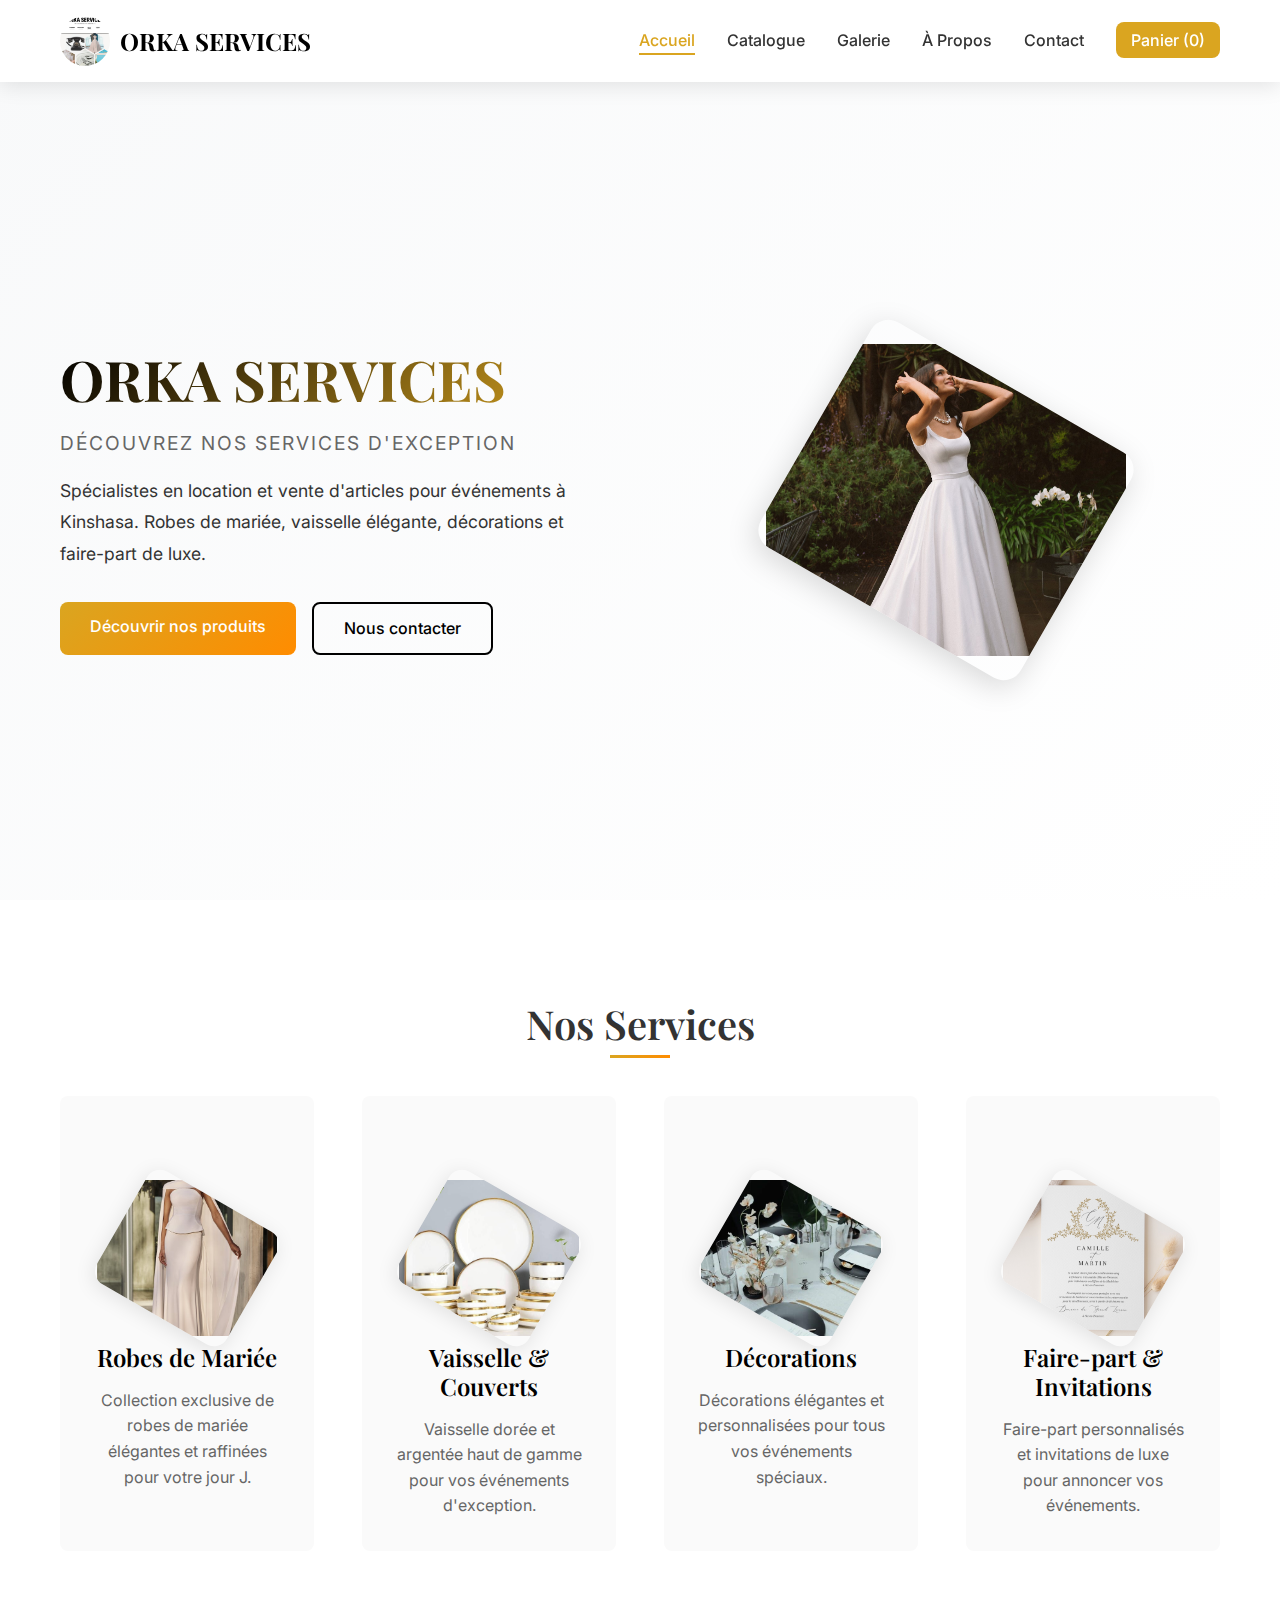
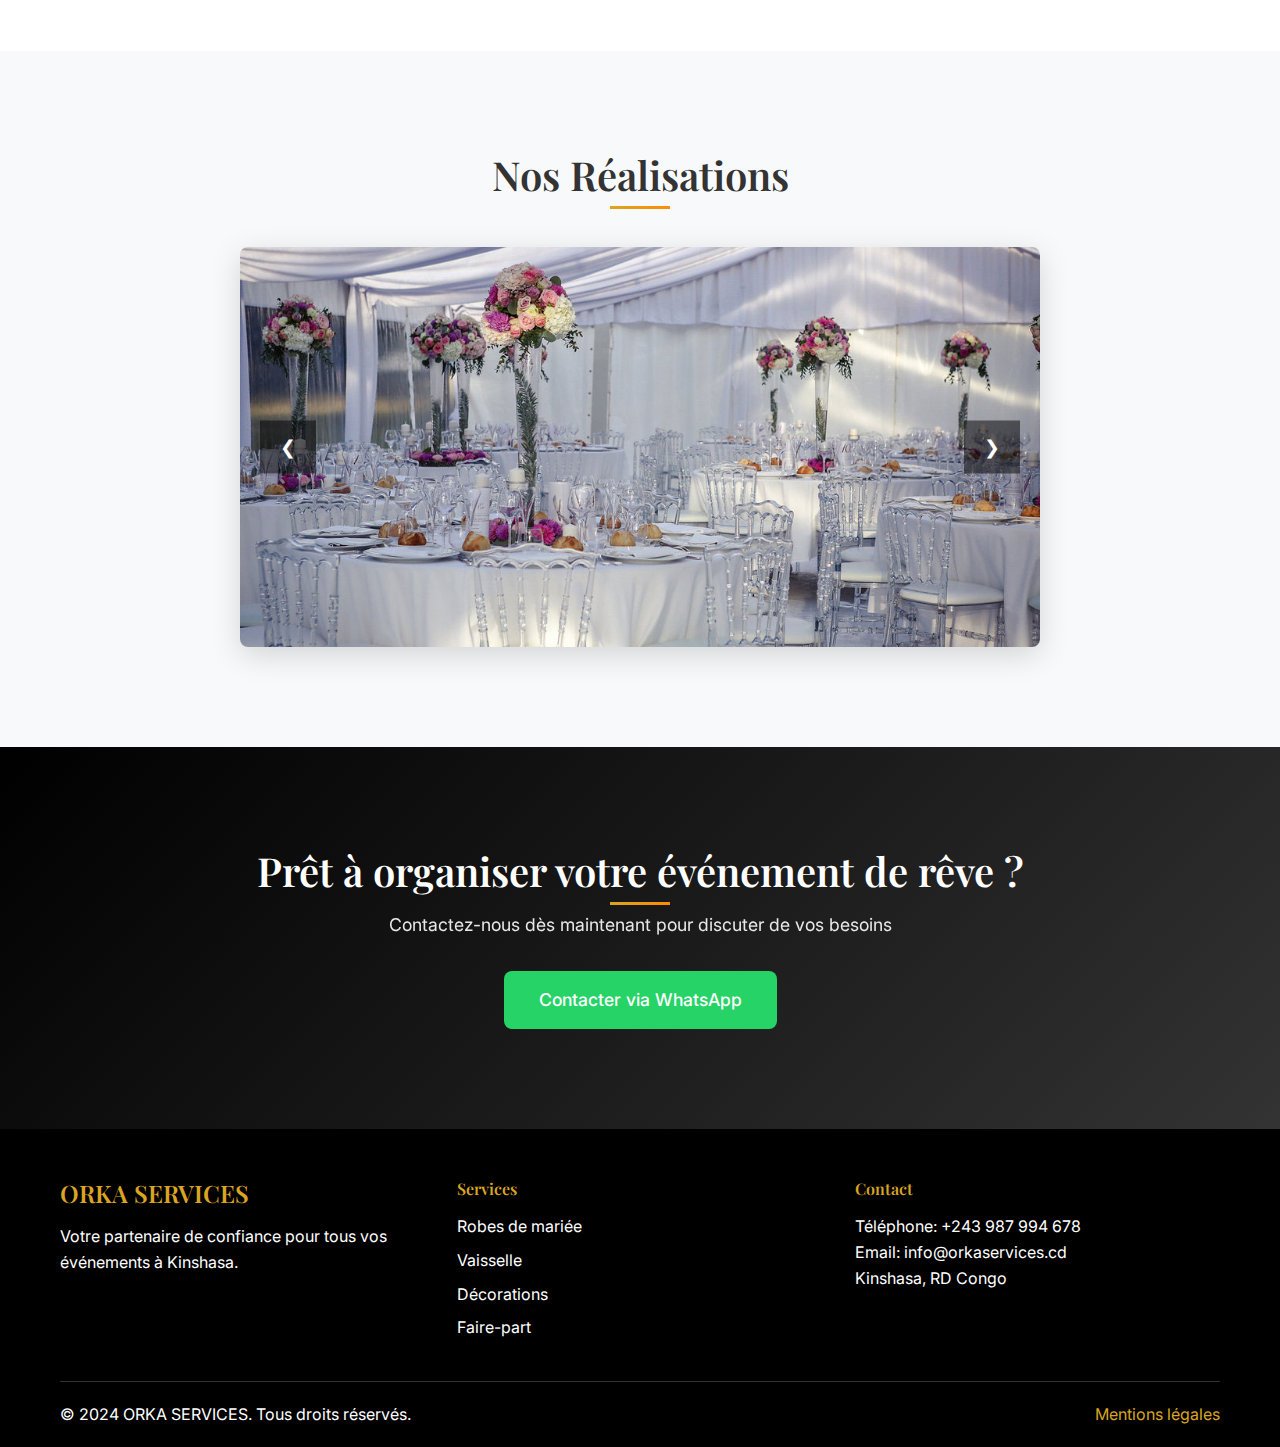
<file: index.html>
<!DOCTYPE html>
<html lang="fr">
<head>
    <meta charset="UTF-8">
    <meta name="viewport" content="width=device-width, initial-scale=1.0">
    <title>ORKA SERVICES - Location et Vente d'Articles pour Événements à Kinshasa</title>
    <meta name="description" content="ORKA SERVICES, votre spécialiste en location et vente d'articles pour événements à Kinshasa. Robes de mariée, vaisselle élégante, décorations et faire-part de luxe.">
    <meta name="keywords" content="location événement Kinshasa, robe mariée Kinshasa, vaisselle élégante, décoration mariage, faire-part luxe">
    <link rel="stylesheet" href="styles.css">
    <link rel="preconnect" href="https://fonts.googleapis.com">
    <link rel="preconnect" href="https://fonts.gstatic.com" crossorigin>
    <link href="https://fonts.googleapis.com/css2?family=Playfair+Display:wght@400;500;600;700&family=Inter:wght@300;400;500;600&display=swap" rel="stylesheet">
</head>
<body>
    <!-- Header -->
    <header class="header">
        <nav class="navbar">
            <div class="nav-container">
                <div class="logo">
                    <img src="images/orka_logo.jpg" alt="ORKA SERVICES Logo" class="logo-img">
                    <span class="logo-text">ORKA SERVICES</span>
                </div>
                
                <!-- Menu Desktop -->
                <ul class="nav-menu">
                    <li><a href="index.html" class="nav-link active">Accueil</a></li>
                    <li><a href="catalogue.html" class="nav-link">Catalogue</a></li>
                    <li><a href="galerie.html" class="nav-link">Galerie</a></li>
                    <li><a href="about.html" class="nav-link">À Propos</a></li>
                    <li><a href="contact.html" class="nav-link">Contact</a></li>
                    <li><a href="panier.html" class="nav-link cart-link">Panier (<span id="cart-count">0</span>)</a></li>
                </ul>
                
                <!-- Menu Burger -->
                <div class="hamburger">
                    <span class="bar"></span>
                    <span class="bar"></span>
                    <span class="bar"></span>
                </div>
            </div>
        </nav>
    </header>

    <!-- Hero Section -->
    <section class="hero">
        <div class="hero-content">
            <div class="hero-text">
                <h1>ORKA SERVICES</h1>
                <p class="hero-subtitle">Découvrez nos services d'exception</p>
                <p class="hero-description">Spécialistes en location et vente d'articles pour événements à Kinshasa. Robes de mariée, vaisselle élégante, décorations et faire-part de luxe.</p>
                <div class="hero-buttons">
                    <a href="catalogue.html" class="btn btn-primary">Découvrir nos produits</a>
                    <a href="contact.html" class="btn btn-secondary">Nous contacter</a>
                </div>
            </div>
            <div class="hero-image">
                <div class="hexagon-container">
                    <div class="hexagon">
                        <img src="images/hxVzfRUSA4mb.jpg" alt="Robe de mariée élégante">
                    </div>
                </div>
            </div>
        </div>
    </section>

    <!-- Services Section -->
    <section class="services">
        <div class="container">
            <h2>Nos Services</h2>
            <div class="services-grid">
                <div class="service-card">
                    <div class="hexagon-small">
                        <img src="images/xenmJEa6RlZU.jpg" alt="Robes de mariée">
                    </div>
                    <h3>Robes de Mariée</h3>
                    <p>Collection exclusive de robes de mariée élégantes et raffinées pour votre jour J.</p>
                </div>
                
                <div class="service-card">
                    <div class="hexagon-small">
                        <img src="images/SA7mREBbKvEa.jpg" alt="Vaisselle élégante">
                    </div>
                    <h3>Vaisselle & Couverts</h3>
                    <p>Vaisselle dorée et argentée haut de gamme pour vos événements d'exception.</p>
                </div>
                
                <div class="service-card">
                    <div class="hexagon-small">
                        <img src="images/Y6s1o1cqazBF.jpg" alt="Décorations">
                    </div>
                    <h3>Décorations</h3>
                    <p>Décorations élégantes et personnalisées pour tous vos événements spéciaux.</p>
                </div>
                
                <div class="service-card">
                    <div class="hexagon-small">
                        <img src="images/ondMphnWsZgy.jpg" alt="Faire-part">
                    </div>
                    <h3>Faire-part & Invitations</h3>
                    <p>Faire-part personnalisés et invitations de luxe pour annoncer vos événements.</p>
                </div>
            </div>
        </div>
    </section>

    <!-- Carousel Section -->
    <section class="carousel-section">
        <div class="container">
            <h2>Nos Réalisations</h2>
            <div class="carousel">
                <div class="carousel-container">
                    <div class="carousel-slide active">
                        <img src="images/t6jyfKOQkCzR.jpg" alt="Décoration de mariage élégante">
                    </div>
                    <div class="carousel-slide">
                        <img src="images/5qvrcxfwGg9D.jpg" alt="Table de mariage raffinée">
                    </div>
                    <div class="carousel-slide">
                        <img src="images/mn1E52crrAwp.jpg" alt="Événement chic et élégant">
                    </div>
                </div>
                <button class="carousel-btn prev" onclick="changeSlide(-1)">❮</button>
                <button class="carousel-btn next" onclick="changeSlide(1)">❯</button>
            </div>
        </div>
    </section>

    <!-- CTA Section -->
    <section class="cta">
        <div class="container">
            <h2>Prêt à organiser votre événement de rêve ?</h2>
            <p>Contactez-nous dès maintenant pour discuter de vos besoins</p>
            <a href="https://wa.me/243987994678?text=Bonjour%20ORKA%20SERVICES%20👋%20Je%20souhaite%20obtenir%20des%20informations%20sur%20vos%20services." class="btn btn-whatsapp">
                Contacter via WhatsApp
            </a>
        </div>
    </section>

    <!-- Footer -->
    <footer class="footer">
        <div class="container">
            <div class="footer-content">
                <div class="footer-section">
                    <h3>ORKA SERVICES</h3>
                    <p>Votre partenaire de confiance pour tous vos événements à Kinshasa.</p>
                </div>
                <div class="footer-section">
                    <h4>Services</h4>
                    <ul>
                        <li><a href="catalogue.html">Robes de mariée</a></li>
                        <li><a href="catalogue.html">Vaisselle</a></li>
                        <li><a href="catalogue.html">Décorations</a></li>
                        <li><a href="catalogue.html">Faire-part</a></li>
                    </ul>
                </div>
                <div class="footer-section">
                    <h4>Contact</h4>
                    <p>Téléphone: +243 987 994 678</p>
                    <p>Email: info@orkaservices.cd</p>
                    <p>Kinshasa, RD Congo</p>
                </div>
            </div>
            <div class="footer-bottom">
                <p>&copy; 2024 ORKA SERVICES. Tous droits réservés.</p>
                <a href="mentions_legales.html">Mentions légales</a>
            </div>
        </div>
    </footer>

    <script src="script.js"></script>
</body>
</html>
</file>
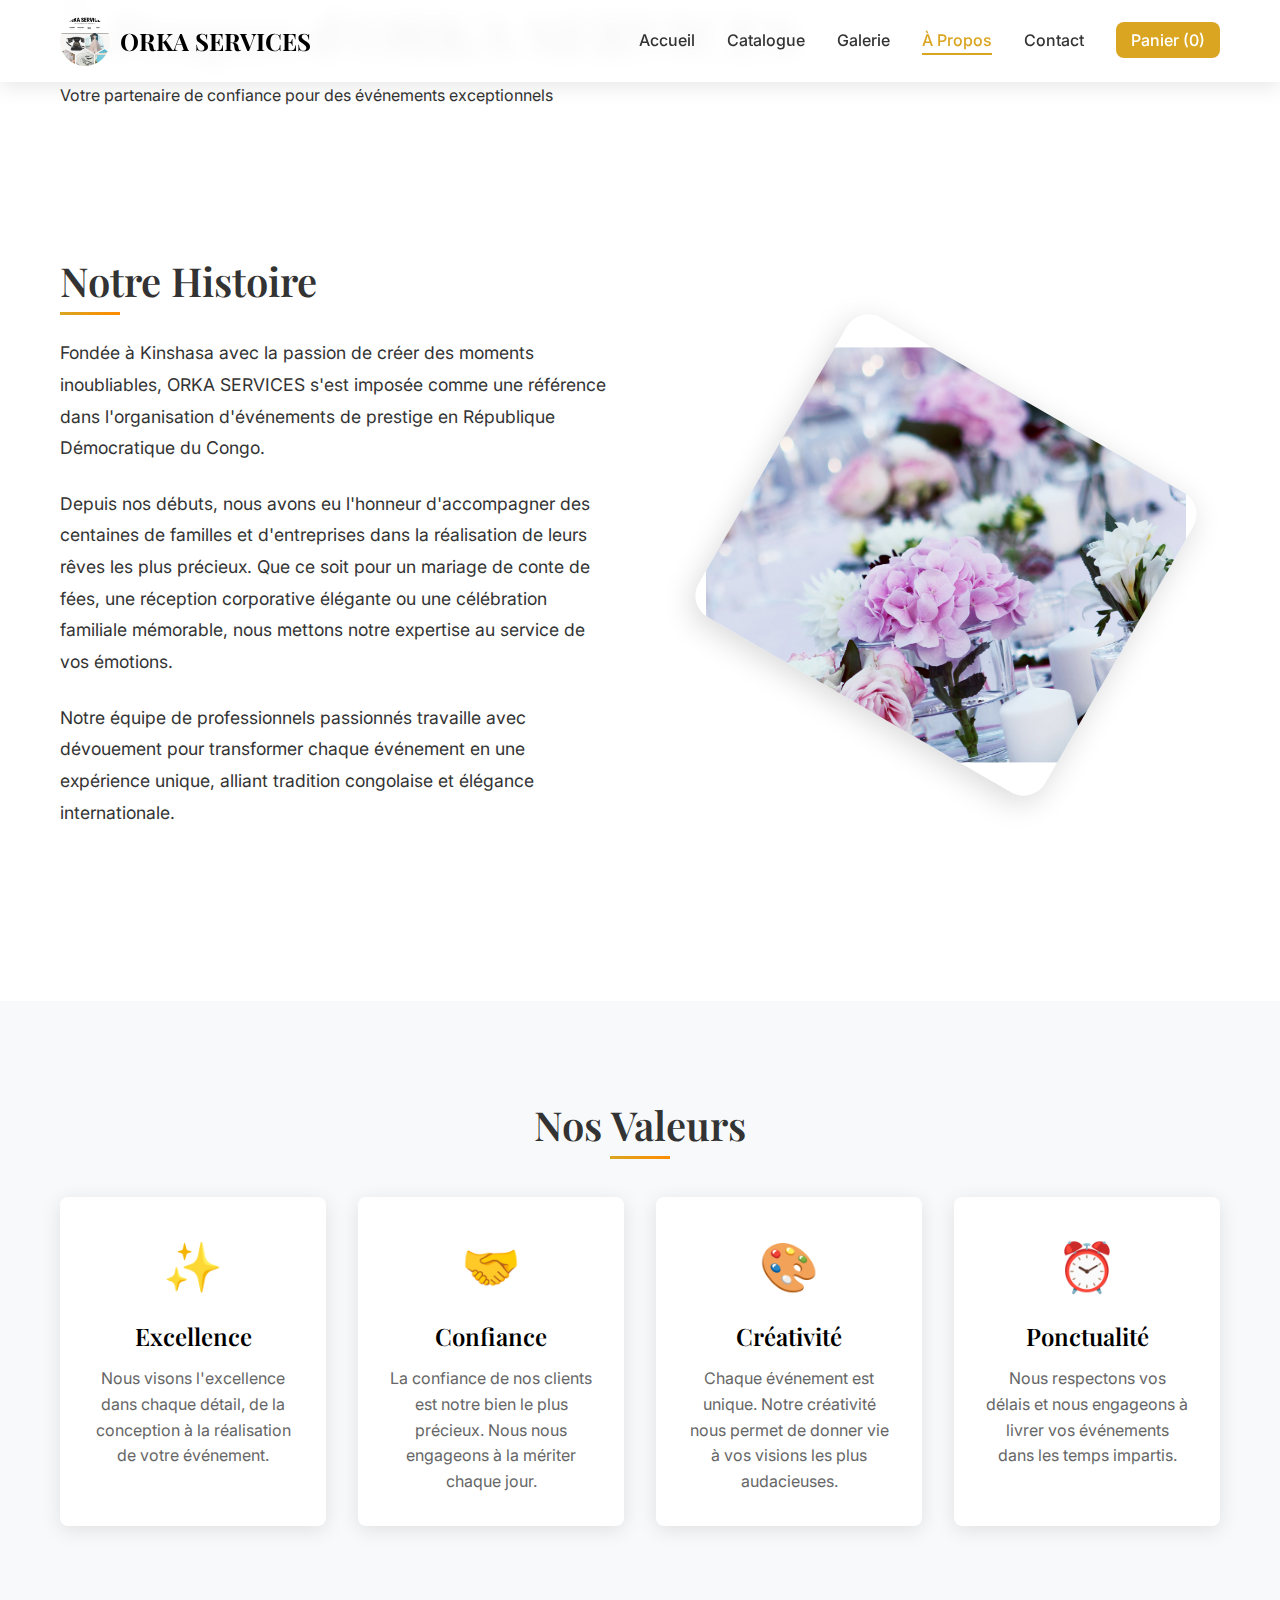
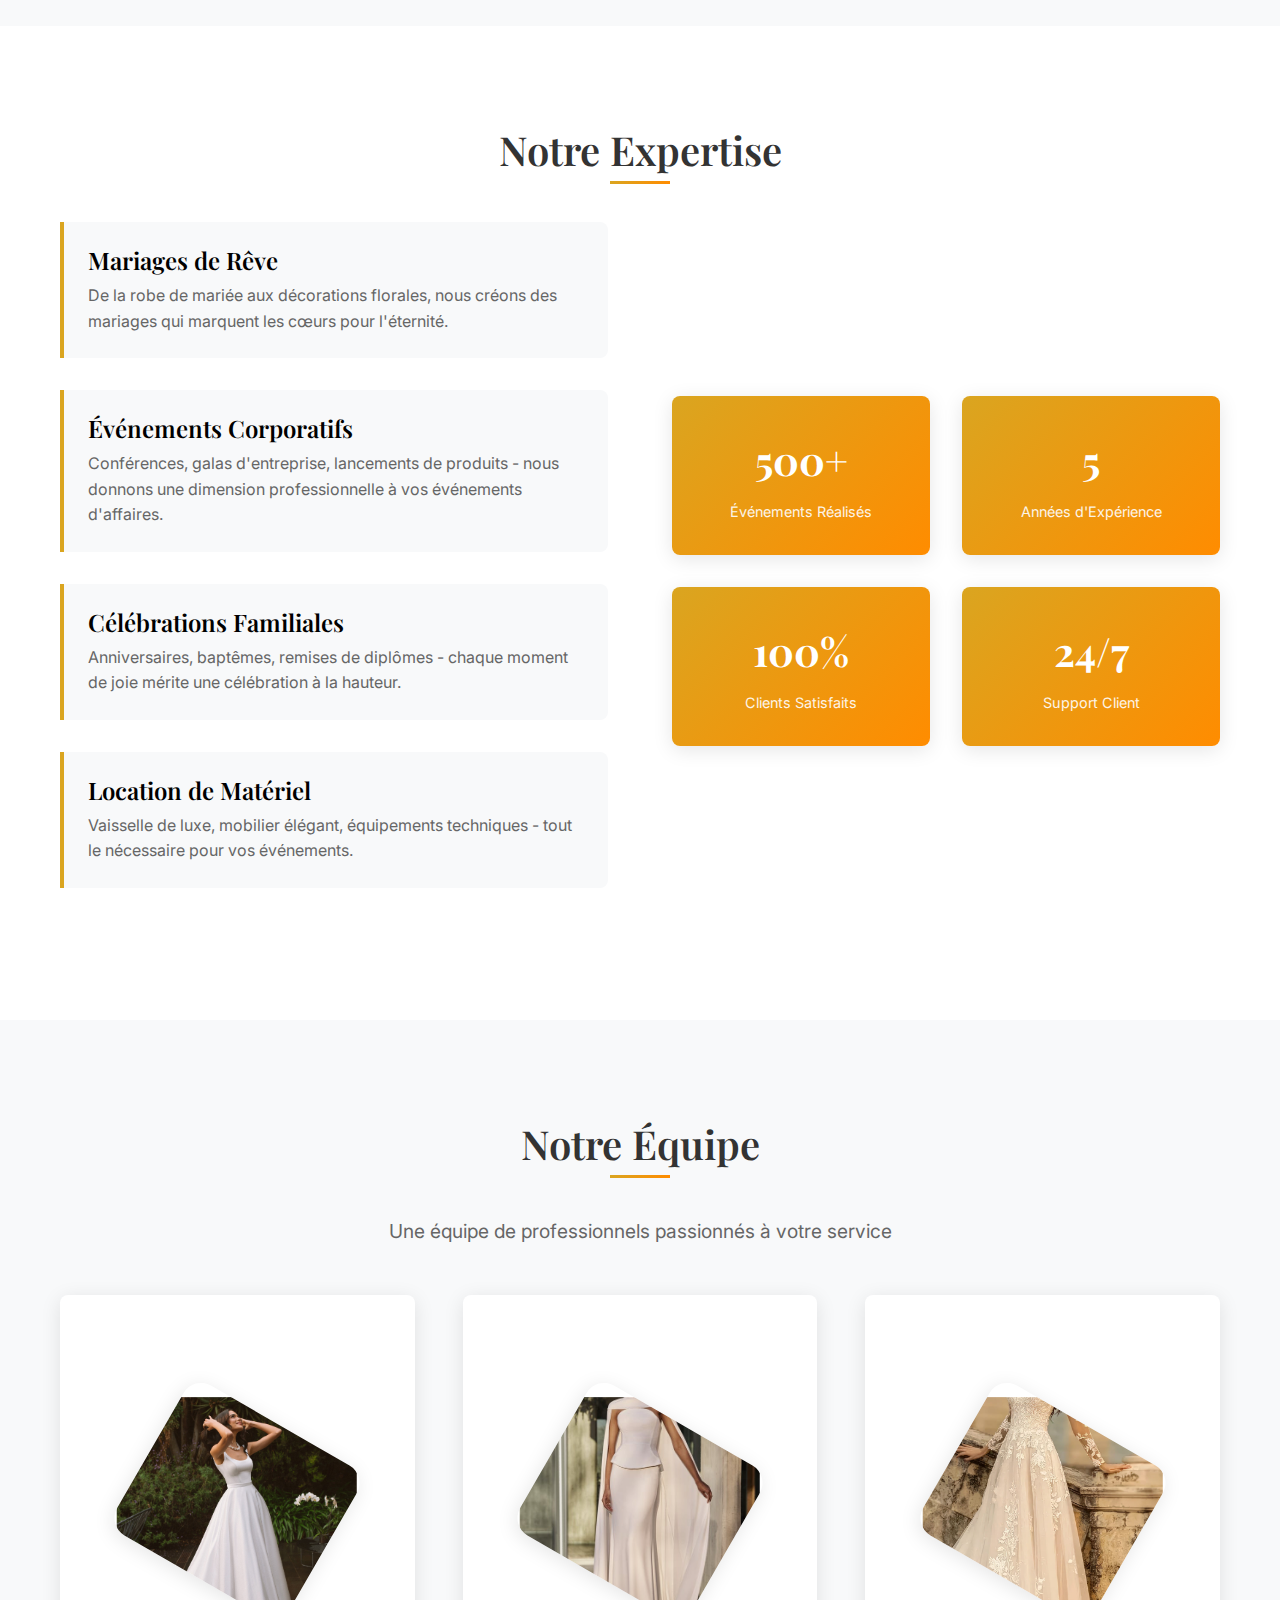
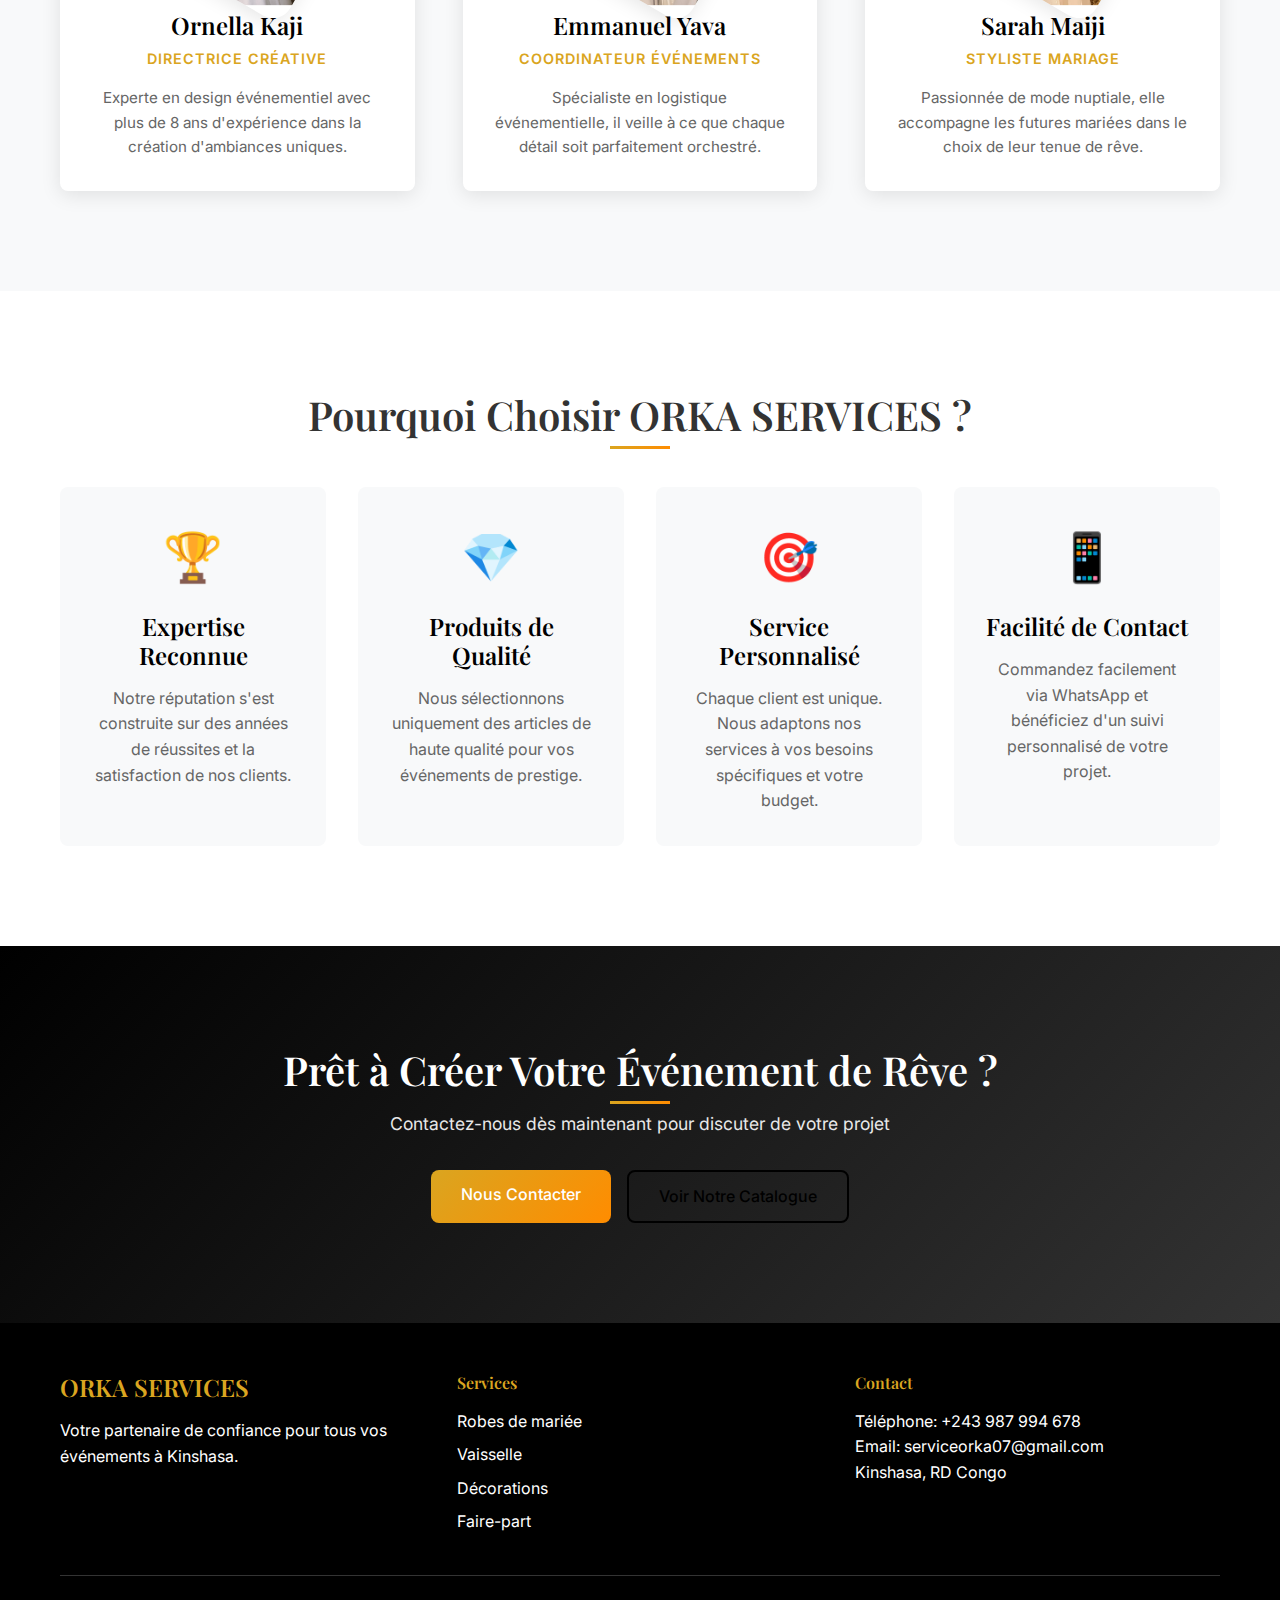
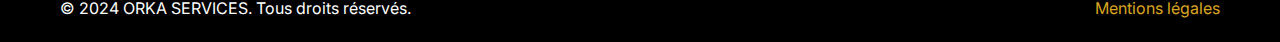
<file: about.html>
<!DOCTYPE html>
<html lang="fr">
<head>
    <meta charset="UTF-8">
    <meta name="viewport" content="width=device-width, initial-scale=1.0">
    <title>À Propos - ORKA SERVICES | Notre Histoire et Expertise à Kinshasa</title>
    <meta name="description" content="Découvrez l'histoire d'ORKA SERVICES, votre spécialiste en événements à Kinshasa. Notre expertise, nos valeurs et notre engagement pour vos moments exceptionnels.">
    <meta name="keywords" content="ORKA SERVICES histoire, équipe événementiel Kinshasa, expertise mariage, organisateur événement RDC">
    <link rel="stylesheet" href="styles.css">
    <link rel="stylesheet" href="about.css">
    <link rel="preconnect" href="https://fonts.googleapis.com">
    <link rel="preconnect" href="https://fonts.gstatic.com" crossorigin>
    <link href="https://fonts.googleapis.com/css2?family=Playfair+Display:wght@400;500;600;700&family=Inter:wght@300;400;500;600&display=swap" rel="stylesheet">
</head>
<body>
    <!-- Header -->
    <header class="header">
        <nav class="navbar">
            <div class="nav-container">
                <div class="logo">
                    <img src="images/orka_logo.jpg" alt="ORKA SERVICES Logo" class="logo-img">
                    <span class="logo-text">ORKA SERVICES</span>
                </div>
                
                <ul class="nav-menu">
                    <li><a href="index.html" class="nav-link">Accueil</a></li>
                    <li><a href="catalogue.html" class="nav-link">Catalogue</a></li>
                    <li><a href="galerie.html" class="nav-link">Galerie</a></li>
                    <li><a href="about.html" class="nav-link active">À Propos</a></li>
                    <li><a href="contact.html" class="nav-link">Contact</a></li>
                    <li><a href="panier.html" class="nav-link cart-link">Panier (<span id="cart-count">0</span>)</a></li>
                </ul>
                
                <div class="hamburger">
                    <span class="bar"></span>
                    <span class="bar"></span>
                    <span class="bar"></span>
                </div>
            </div>
        </nav>
    </header>

    <!-- Page Header -->
    <section class="page-header">
        <div class="container">
            <h1>À Propos d'ORKA SERVICES</h1>
            <p>Votre partenaire de confiance pour des événements exceptionnels</p>
        </div>
    </section>

    <!-- Notre Histoire -->
    <section class="our-story">
        <div class="container">
            <div class="story-content">
                <div class="story-text">
                    <h2>Notre Histoire</h2>
                    <p>Fondée à Kinshasa avec la passion de créer des moments inoubliables, ORKA SERVICES s'est imposée comme une référence dans l'organisation d'événements de prestige en République Démocratique du Congo.</p>
                    
                    <p>Depuis nos débuts, nous avons eu l'honneur d'accompagner des centaines de familles et d'entreprises dans la réalisation de leurs rêves les plus précieux. Que ce soit pour un mariage de conte de fées, une réception corporative élégante ou une célébration familiale mémorable, nous mettons notre expertise au service de vos émotions.</p>
                    
                    <p>Notre équipe de professionnels passionnés travaille avec dévouement pour transformer chaque événement en une expérience unique, alliant tradition congolaise et élégance internationale.</p>
                </div>
                <div class="story-image">
                    <div class="hexagon-large">
                        <img src="images/mn1E52crrAwp.jpg" alt="Équipe ORKA SERVICES">
                    </div>
                </div>
            </div>
        </div>
    </section>

    <!-- Nos Valeurs -->
    <section class="our-values">
        <div class="container">
            <h2>Nos Valeurs</h2>
            <div class="values-grid">
                <div class="value-card">
                    <div class="value-icon">✨</div>
                    <h3>Excellence</h3>
                    <p>Nous visons l'excellence dans chaque détail, de la conception à la réalisation de votre événement.</p>
                </div>
                
                <div class="value-card">
                    <div class="value-icon">🤝</div>
                    <h3>Confiance</h3>
                    <p>La confiance de nos clients est notre bien le plus précieux. Nous nous engageons à la mériter chaque jour.</p>
                </div>
                
                <div class="value-card">
                    <div class="value-icon">🎨</div>
                    <h3>Créativité</h3>
                    <p>Chaque événement est unique. Notre créativité nous permet de donner vie à vos visions les plus audacieuses.</p>
                </div>
                
                <div class="value-card">
                    <div class="value-icon">⏰</div>
                    <h3>Ponctualité</h3>
                    <p>Nous respectons vos délais et nous engageons à livrer vos événements dans les temps impartis.</p>
                </div>
            </div>
        </div>
    </section>

    <!-- Notre Expertise -->
    <section class="our-expertise">
        <div class="container">
            <h2>Notre Expertise</h2>
            <div class="expertise-content">
                <div class="expertise-list">
                    <div class="expertise-item">
                        <h3>Mariages de Rêve</h3>
                        <p>De la robe de mariée aux décorations florales, nous créons des mariages qui marquent les cœurs pour l'éternité.</p>
                    </div>
                    
                    <div class="expertise-item">
                        <h3>Événements Corporatifs</h3>
                        <p>Conférences, galas d'entreprise, lancements de produits - nous donnons une dimension professionnelle à vos événements d'affaires.</p>
                    </div>
                    
                    <div class="expertise-item">
                        <h3>Célébrations Familiales</h3>
                        <p>Anniversaires, baptêmes, remises de diplômes - chaque moment de joie mérite une célébration à la hauteur.</p>
                    </div>
                    
                    <div class="expertise-item">
                        <h3>Location de Matériel</h3>
                        <p>Vaisselle de luxe, mobilier élégant, équipements techniques - tout le nécessaire pour vos événements.</p>
                    </div>
                </div>
                
                <div class="expertise-stats">
                    <div class="stat">
                        <div class="stat-number">500+</div>
                        <div class="stat-label">Événements Réalisés</div>
                    </div>
                    
                    <div class="stat">
                        <div class="stat-number">5</div>
                        <div class="stat-label">Années d'Expérience</div>
                    </div>
                    
                    <div class="stat">
                        <div class="stat-number">100%</div>
                        <div class="stat-label">Clients Satisfaits</div>
                    </div>
                    
                    <div class="stat">
                        <div class="stat-number">24/7</div>
                        <div class="stat-label">Support Client</div>
                    </div>
                </div>
            </div>
        </div>
    </section>

    <!-- Notre Équipe -->
    <section class="our-team">
        <div class="container">
            <h2>Notre Équipe</h2>
            <p class="team-intro">Une équipe de professionnels passionnés à votre service</p>
            
            <div class="team-grid">
                <div class="team-member">
                    <div class="member-image">
                        <div class="hexagon-medium">
                            <img src="images/hxVzfRUSA4mb.jpg" alt="Directrice Créative">
                        </div>
                    </div>
                    <div class="member-info">
                        <h3>Ornella Kaji</h3>
                        <p class="member-role">Directrice Créative</p>
                        <p class="member-description">Experte en design événementiel avec plus de 8 ans d'expérience dans la création d'ambiances uniques.</p>
                    </div>
                </div>
                
                <div class="team-member">
                    <div class="member-image">
                        <div class="hexagon-medium">
                            <img src="images/xenmJEa6RlZU.jpg" alt="Coordinateur Événements">
                        </div>
                    </div>
                    <div class="member-info">
                        <h3>Emmanuel Yava</h3>
                        <p class="member-role">Coordinateur Événements</p>
                        <p class="member-description">Spécialiste en logistique événementielle, il veille à ce que chaque détail soit parfaitement orchestré.</p>
                    </div>
                </div>
                
                <div class="team-member">
                    <div class="member-image">
                        <div class="hexagon-medium">
                            <img src="images/9QsgxSt8Ppz1.jpg" alt="Styliste Mariage">
                        </div>
                    </div>
                    <div class="member-info">
                        <h3>Sarah Maiji</h3>
                        <p class="member-role">Styliste Mariage</p>
                        <p class="member-description">Passionnée de mode nuptiale, elle accompagne les futures mariées dans le choix de leur tenue de rêve.</p>
                    </div>
                </div>
            </div>
        </div>
    </section>

    <!-- Pourquoi Nous Choisir -->
    <section class="why-choose-us">
        <div class="container">
            <h2>Pourquoi Choisir ORKA SERVICES ?</h2>
            <div class="reasons-grid">
                <div class="reason">
                    <div class="reason-icon">🏆</div>
                    <h3>Expertise Reconnue</h3>
                    <p>Notre réputation s'est construite sur des années de réussites et la satisfaction de nos clients.</p>
                </div>
                
                <div class="reason">
                    <div class="reason-icon">💎</div>
                    <h3>Produits de Qualité</h3>
                    <p>Nous sélectionnons uniquement des articles de haute qualité pour vos événements de prestige.</p>
                </div>
                
                <div class="reason">
                    <div class="reason-icon">🎯</div>
                    <h3>Service Personnalisé</h3>
                    <p>Chaque client est unique. Nous adaptons nos services à vos besoins spécifiques et votre budget.</p>
                </div>
                
                <div class="reason">
                    <div class="reason-icon">📱</div>
                    <h3>Facilité de Contact</h3>
                    <p>Commandez facilement via WhatsApp et bénéficiez d'un suivi personnalisé de votre projet.</p>
                </div>
            </div>
        </div>
    </section>

    <!-- Call to Action -->
    <section class="cta">
        <div class="container">
            <h2>Prêt à Créer Votre Événement de Rêve ?</h2>
            <p>Contactez-nous dès maintenant pour discuter de votre projet</p>
            <div class="cta-buttons">
                <a href="contact.html" class="btn btn-primary">Nous Contacter</a>
                <a href="catalogue.html" class="btn btn-secondary">Voir Notre Catalogue</a>
            </div>
        </div>
    </section>

    <!-- Footer -->
    <footer class="footer">
        <div class="container">
            <div class="footer-content">
                <div class="footer-section">
                    <h3>ORKA SERVICES</h3>
                    <p>Votre partenaire de confiance pour tous vos événements à Kinshasa.</p>
                </div>
                <div class="footer-section">
                    <h4>Services</h4>
                    <ul>
                        <li><a href="catalogue.html">Robes de mariée</a></li>
                        <li><a href="catalogue.html">Vaisselle</a></li>
                        <li><a href="catalogue.html">Décorations</a></li>
                        <li><a href="catalogue.html">Faire-part</a></li>
                    </ul>
                </div>
                <div class="footer-section">
                    <h4>Contact</h4>
                    <p>Téléphone: +243 987 994 678</p>
                    <p>Email: serviceorka07@gmail.com</p>
                    <p>Kinshasa, RD Congo</p>
                </div>
            </div>
            <div class="footer-bottom">
                <p>&copy; 2024 ORKA SERVICES. Tous droits réservés.</p>
                <a href="mentions_legales.html">Mentions légales</a>
            </div>
        </div>
    </footer>

    <script src="script.js"></script>
</body>
</html>
</file>
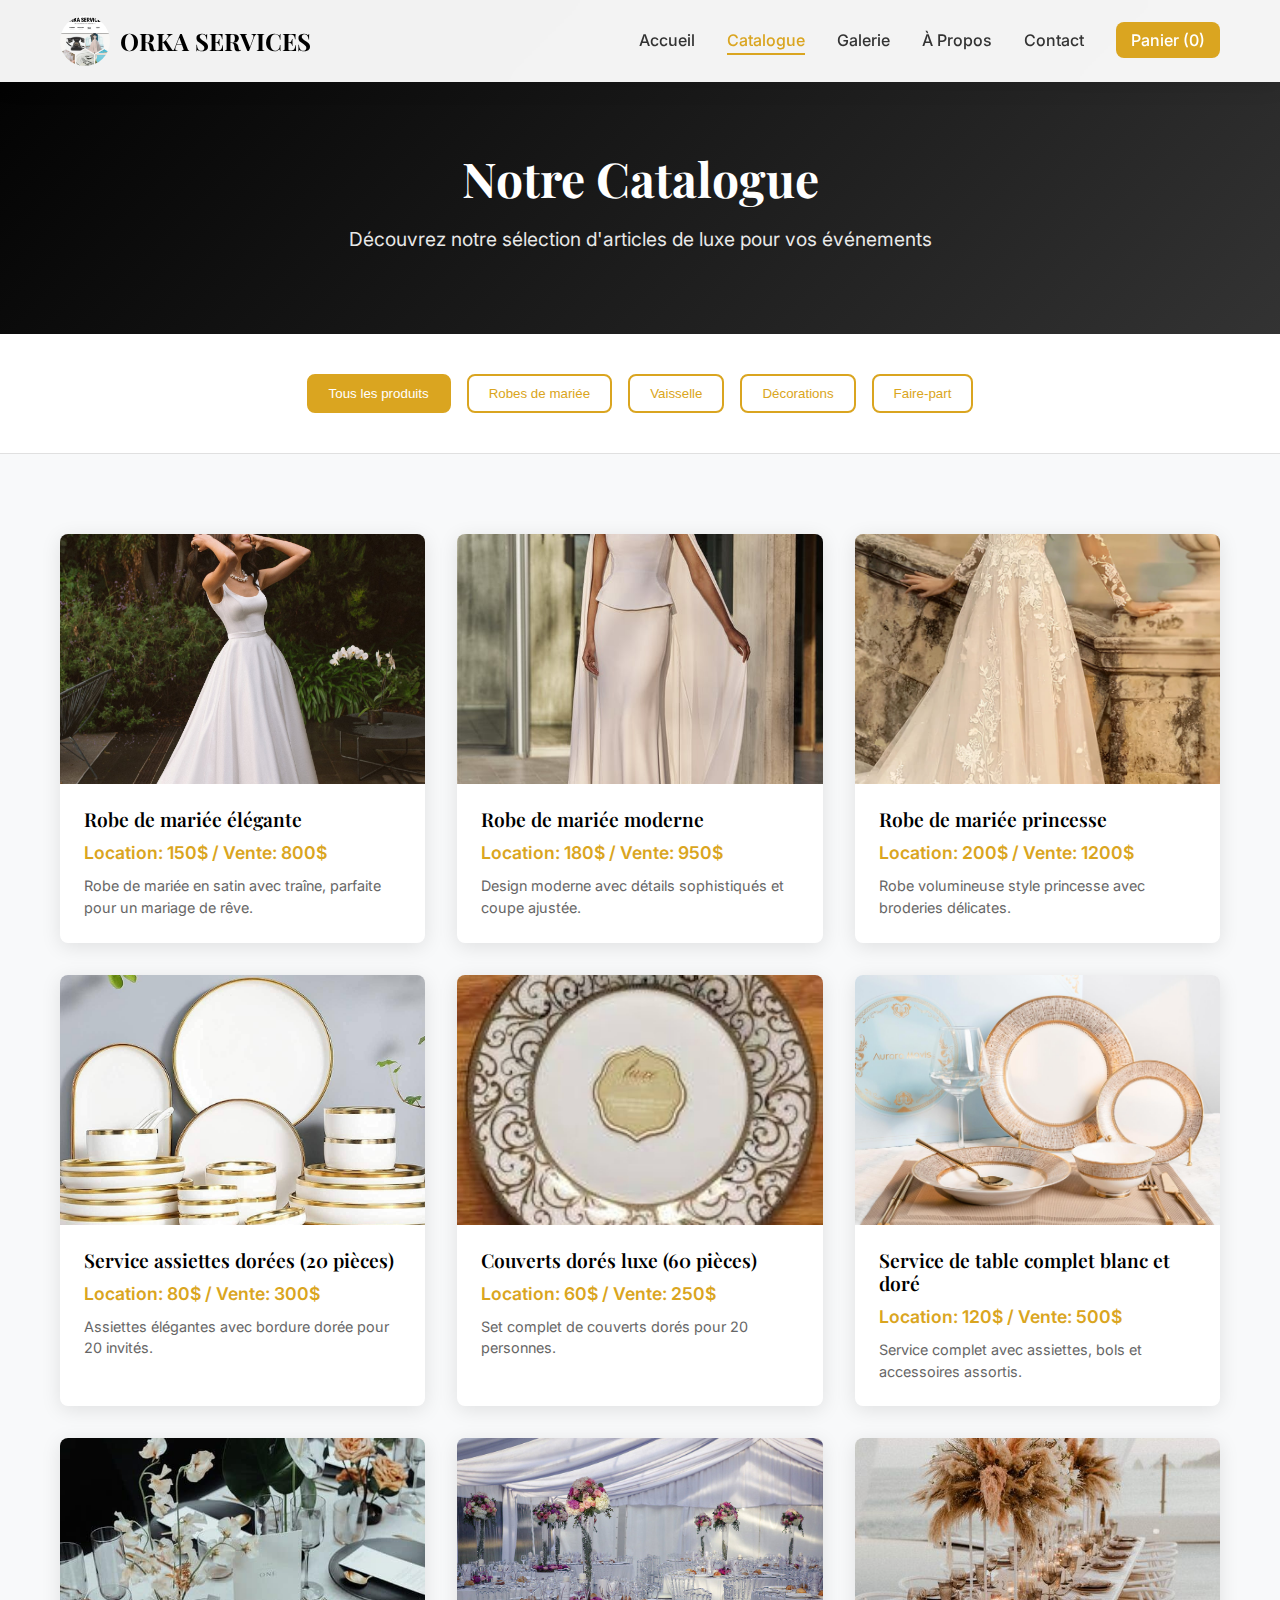
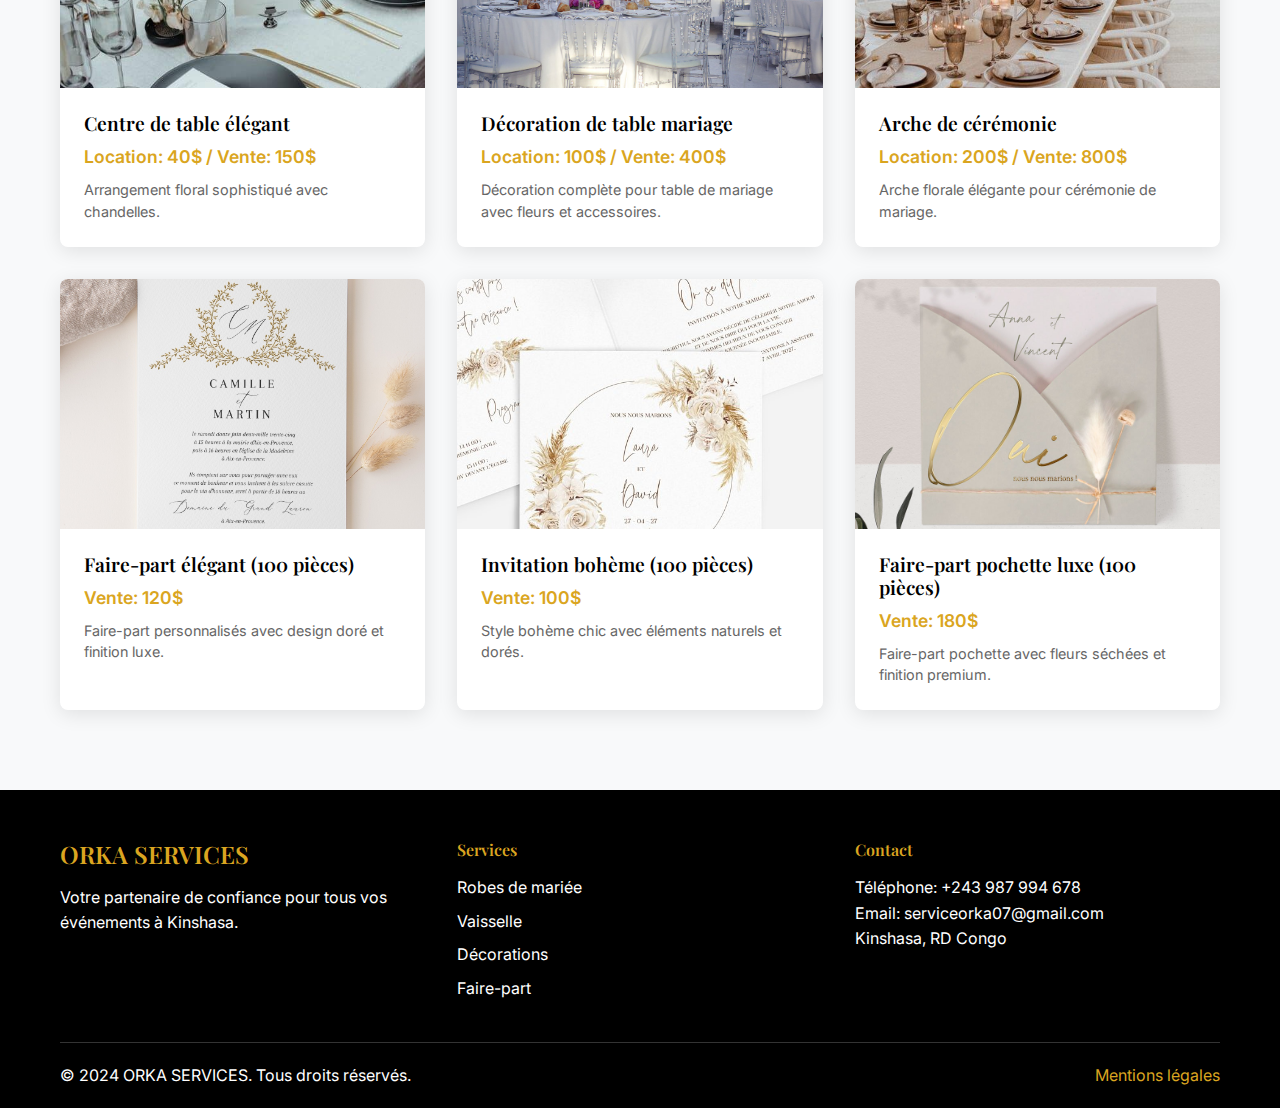
<file: catalogue.html>
<!DOCTYPE html>
<html lang="fr">
<head>
    <meta charset="UTF-8">
    <meta name="viewport" content="width=device-width, initial-scale=1.0">
    <title>Catalogue - ORKA SERVICES | Articles pour Événements à Kinshasa</title>
    <meta name="description" content="Découvrez notre catalogue complet d'articles pour événements : robes de mariée, vaisselle élégante, décorations et faire-part de luxe à Kinshasa.">
    <meta name="keywords" content="catalogue événement Kinshasa, robe mariée prix, vaisselle location, décoration mariage tarif">
    <link rel="stylesheet" href="styles.css">
    <link rel="stylesheet" href="catalogue.css">
    <link rel="preconnect" href="https://fonts.googleapis.com">
    <link rel="preconnect" href="https://fonts.gstatic.com" crossorigin>
    <link href="https://fonts.googleapis.com/css2?family=Playfair+Display:wght@400;500;600;700&family=Inter:wght@300;400;500;600&display=swap" rel="stylesheet">
</head>
<body>
    <!-- Header -->
    <header class="header">
        <nav class="navbar">
            <div class="nav-container">
                <div class="logo">
                    <img src="images/orka_logo.jpg" alt="ORKA SERVICES Logo" class="logo-img">
                    <span class="logo-text">ORKA SERVICES</span>
                </div>
                
                <ul class="nav-menu">
                    <li><a href="index.html" class="nav-link">Accueil</a></li>
                    <li><a href="catalogue.html" class="nav-link active">Catalogue</a></li>
                    <li><a href="galerie.html" class="nav-link">Galerie</a></li>
                    <li><a href="about.html" class="nav-link">À Propos</a></li>
                    <li><a href="contact.html" class="nav-link">Contact</a></li>
                    <li><a href="panier.html" class="nav-link cart-link">Panier (<span id="cart-count">0</span>)</a></li>
                </ul>
                
                <div class="hamburger">
                    <span class="bar"></span>
                    <span class="bar"></span>
                    <span class="bar"></span>
                </div>
            </div>
        </nav>
    </header>

    <!-- Page Header -->
    <section class="page-header">
        <div class="container">
            <h1>Notre Catalogue</h1>
            <p>Découvrez notre sélection d'articles de luxe pour vos événements</p>
        </div>
    </section>

    <!-- Filters -->
    <section class="filters">
        <div class="container">
            <div class="filter-buttons">
                <button class="filter-btn active" data-category="all">Tous les produits</button>
                <button class="filter-btn" data-category="robes">Robes de mariée</button>
                <button class="filter-btn" data-category="vaisselle">Vaisselle</button>
                <button class="filter-btn" data-category="decoration">Décorations</button>
                <button class="filter-btn" data-category="faire-part">Faire-part</button>
            </div>
        </div>
    </section>

    <!-- Products Grid -->
    <section class="products">
        <div class="container">
            <div class="products-grid" id="products-grid">
                <!-- Robes de mariée -->
                <div class="product-card" data-category="robes">
                    <div class="product-image">
                        <img src="images/hxVzfRUSA4mb.jpg" alt="Robe de mariée élégante">
                        <div class="product-overlay">
                            <button class="btn btn-primary add-to-cart" data-product='{"id": 1, "name": "Robe de mariée élégante", "price": "Location: 150$", "image": "images/hxVzfRUSA4mb.jpg"}'>Ajouter au panier</button>
                        </div>
                    </div>
                    <div class="product-info">
                        <h3>Robe de mariée élégante</h3>
                        <p class="product-price">Location: 150$ / Vente: 800$</p>
                        <p class="product-description">Robe de mariée en satin avec traîne, parfaite pour un mariage de rêve.</p>
                    </div>
                </div>

                <div class="product-card" data-category="robes">
                    <div class="product-image">
                        <img src="images/xenmJEa6RlZU.jpg" alt="Robe de mariée moderne">
                        <div class="product-overlay">
                            <button class="btn btn-primary add-to-cart" data-product='{"id": 2, "name": "Robe de mariée moderne", "price": "Location: 180$", "image": "images/xenmJEa6RlZU.jpg"}'>Ajouter au panier</button>
                        </div>
                    </div>
                    <div class="product-info">
                        <h3>Robe de mariée moderne</h3>
                        <p class="product-price">Location: 180$ / Vente: 950$</p>
                        <p class="product-description">Design moderne avec détails sophistiqués et coupe ajustée.</p>
                    </div>
                </div>

                <div class="product-card" data-category="robes">
                    <div class="product-image">
                        <img src="images/9QsgxSt8Ppz1.jpg" alt="Robe de mariée princesse">
                        <div class="product-overlay">
                            <button class="btn btn-primary add-to-cart" data-product='{"id": 3, "name": "Robe de mariée princesse", "price": "Location: 200$", "image": "images/9QsgxSt8Ppz1.jpg"}'>Ajouter au panier</button>
                        </div>
                    </div>
                    <div class="product-info">
                        <h3>Robe de mariée princesse</h3>
                        <p class="product-price">Location: 200$ / Vente: 1200$</p>
                        <p class="product-description">Robe volumineuse style princesse avec broderies délicates.</p>
                    </div>
                </div>

                <!-- Vaisselle -->
                <div class="product-card" data-category="vaisselle">
                    <div class="product-image">
                        <img src="images/SA7mREBbKvEa.jpg" alt="Service assiettes dorées">
                        <div class="product-overlay">
                            <button class="btn btn-primary add-to-cart" data-product='{"id": 4, "name": "Service assiettes dorées (20 pièces)", "price": "Location: 80$", "image": "images/SA7mREBbKvEa.jpg"}'>Ajouter au panier</button>
                        </div>
                    </div>
                    <div class="product-info">
                        <h3>Service assiettes dorées (20 pièces)</h3>
                        <p class="product-price">Location: 80$ / Vente: 300$</p>
                        <p class="product-description">Assiettes élégantes avec bordure dorée pour 20 invités.</p>
                    </div>
                </div>

                <div class="product-card" data-category="vaisselle">
                    <div class="product-image">
                        <img src="images/jFtXEHiXsTDd.jpg" alt="Couverts dorés luxe">
                        <div class="product-overlay">
                            <button class="btn btn-primary add-to-cart" data-product='{"id": 5, "name": "Couverts dorés luxe (60 pièces)", "price": "Location: 60$", "image": "images/jFtXEHiXsTDd.jpg"}'>Ajouter au panier</button>
                        </div>
                    </div>
                    <div class="product-info">
                        <h3>Couverts dorés luxe (60 pièces)</h3>
                        <p class="product-price">Location: 60$ / Vente: 250$</p>
                        <p class="product-description">Set complet de couverts dorés pour 20 personnes.</p>
                    </div>
                </div>

                <div class="product-card" data-category="vaisselle">
                    <div class="product-image">
                        <img src="images/RnXZpkk45P8c.jpg" alt="Service de table complet">
                        <div class="product-overlay">
                            <button class="btn btn-primary add-to-cart" data-product='{"id": 6, "name": "Service de table complet blanc et doré", "price": "Location: 120$", "image": "images/RnXZpkk45P8c.jpg"}'>Ajouter au panier</button>
                        </div>
                    </div>
                    <div class="product-info">
                        <h3>Service de table complet blanc et doré</h3>
                        <p class="product-price">Location: 120$ / Vente: 500$</p>
                        <p class="product-description">Service complet avec assiettes, bols et accessoires assortis.</p>
                    </div>
                </div>

                <!-- Décorations -->
                <div class="product-card" data-category="decoration">
                    <div class="product-image">
                        <img src="images/Y6s1o1cqazBF.jpg" alt="Centre de table élégant">
                        <div class="product-overlay">
                            <button class="btn btn-primary add-to-cart" data-product='{"id": 7, "name": "Centre de table élégant", "price": "Location: 40$", "image": "images/Y6s1o1cqazBF.jpg"}'>Ajouter au panier</button>
                        </div>
                    </div>
                    <div class="product-info">
                        <h3>Centre de table élégant</h3>
                        <p class="product-price">Location: 40$ / Vente: 150$</p>
                        <p class="product-description">Arrangement floral sophistiqué avec chandelles.</p>
                    </div>
                </div>

                <div class="product-card" data-category="decoration">
                    <div class="product-image">
                        <img src="images/t6jyfKOQkCzR.jpg" alt="Décoration de table mariage">
                        <div class="product-overlay">
                            <button class="btn btn-primary add-to-cart" data-product='{"id": 8, "name": "Décoration de table mariage", "price": "Location: 100$", "image": "images/t6jyfKOQkCzR.jpg"}'>Ajouter au panier</button>
                        </div>
                    </div>
                    <div class="product-info">
                        <h3>Décoration de table mariage</h3>
                        <p class="product-price">Location: 100$ / Vente: 400$</p>
                        <p class="product-description">Décoration complète pour table de mariage avec fleurs et accessoires.</p>
                    </div>
                </div>

                <div class="product-card" data-category="decoration">
                    <div class="product-image">
                        <img src="images/5qvrcxfwGg9D.jpg" alt="Arche de cérémonie">
                        <div class="product-overlay">
                            <button class="btn btn-primary add-to-cart" data-product='{"id": 9, "name": "Arche de cérémonie", "price": "Location: 200$", "image": "images/5qvrcxfwGg9D.jpg"}'>Ajouter au panier</button>
                        </div>
                    </div>
                    <div class="product-info">
                        <h3>Arche de cérémonie</h3>
                        <p class="product-price">Location: 200$ / Vente: 800$</p>
                        <p class="product-description">Arche florale élégante pour cérémonie de mariage.</p>
                    </div>
                </div>

                <!-- Faire-part -->
                <div class="product-card" data-category="faire-part">
                    <div class="product-image">
                        <img src="images/ondMphnWsZgy.jpg" alt="Faire-part élégant">
                        <div class="product-overlay">
                            <button class="btn btn-primary add-to-cart" data-product='{"id": 10, "name": "Faire-part élégant (100 pièces)", "price": "Vente: 120$", "image": "images/ondMphnWsZgy.jpg"}'>Ajouter au panier</button>
                        </div>
                    </div>
                    <div class="product-info">
                        <h3>Faire-part élégant (100 pièces)</h3>
                        <p class="product-price">Vente: 120$</p>
                        <p class="product-description">Faire-part personnalisés avec design doré et finition luxe.</p>
                    </div>
                </div>

                <div class="product-card" data-category="faire-part">
                    <div class="product-image">
                        <img src="images/Cm311x0uNINB.jpg" alt="Invitation bohème">
                        <div class="product-overlay">
                            <button class="btn btn-primary add-to-cart" data-product='{"id": 11, "name": "Invitation bohème (100 pièces)", "price": "Vente: 100$", "image": "images/Cm311x0uNINB.jpg"}'>Ajouter au panier</button>
                        </div>
                    </div>
                    <div class="product-info">
                        <h3>Invitation bohème (100 pièces)</h3>
                        <p class="product-price">Vente: 100$</p>
                        <p class="product-description">Style bohème chic avec éléments naturels et dorés.</p>
                    </div>
                </div>

                <div class="product-card" data-category="faire-part">
                    <div class="product-image">
                        <img src="images/yhRxlC8HkMMM.jpg" alt="Faire-part pochette luxe">
                        <div class="product-overlay">
                            <button class="btn btn-primary add-to-cart" data-product='{"id": 12, "name": "Faire-part pochette luxe (100 pièces)", "price": "Vente: 180$", "image": "images/yhRxlC8HkMMM.jpg"}'>Ajouter au panier</button>
                        </div>
                    </div>
                    <div class="product-info">
                        <h3>Faire-part pochette luxe (100 pièces)</h3>
                        <p class="product-price">Vente: 180$</p>
                        <p class="product-description">Faire-part pochette avec fleurs séchées et finition premium.</p>
                    </div>
                </div>
            </div>
        </div>
    </section>

    <!-- Footer -->
    <footer class="footer">
        <div class="container">
            <div class="footer-content">
                <div class="footer-section">
                    <h3>ORKA SERVICES</h3>
                    <p>Votre partenaire de confiance pour tous vos événements à Kinshasa.</p>
                </div>
                <div class="footer-section">
                    <h4>Services</h4>
                    <ul>
                        <li><a href="catalogue.html">Robes de mariée</a></li>
                        <li><a href="catalogue.html">Vaisselle</a></li>
                        <li><a href="catalogue.html">Décorations</a></li>
                        <li><a href="catalogue.html">Faire-part</a></li>
                    </ul>
                </div>
                <div class="footer-section">
                    <h4>Contact</h4>
                    <p>Téléphone: +243 987 994 678</p>
                    <p>Email: serviceorka07@gmail.com</p>
                    <p>Kinshasa, RD Congo</p>
                </div>
            </div>
            <div class="footer-bottom">
                <p>&copy; 2024 ORKA SERVICES. Tous droits réservés.</p>
                <a href="mentions_legales.html">Mentions légales</a>
            </div>
        </div>
    </footer>

    <script src="script.js"></script>
    <script src="catalogue.js"></script>
</body>
</html>
</file>
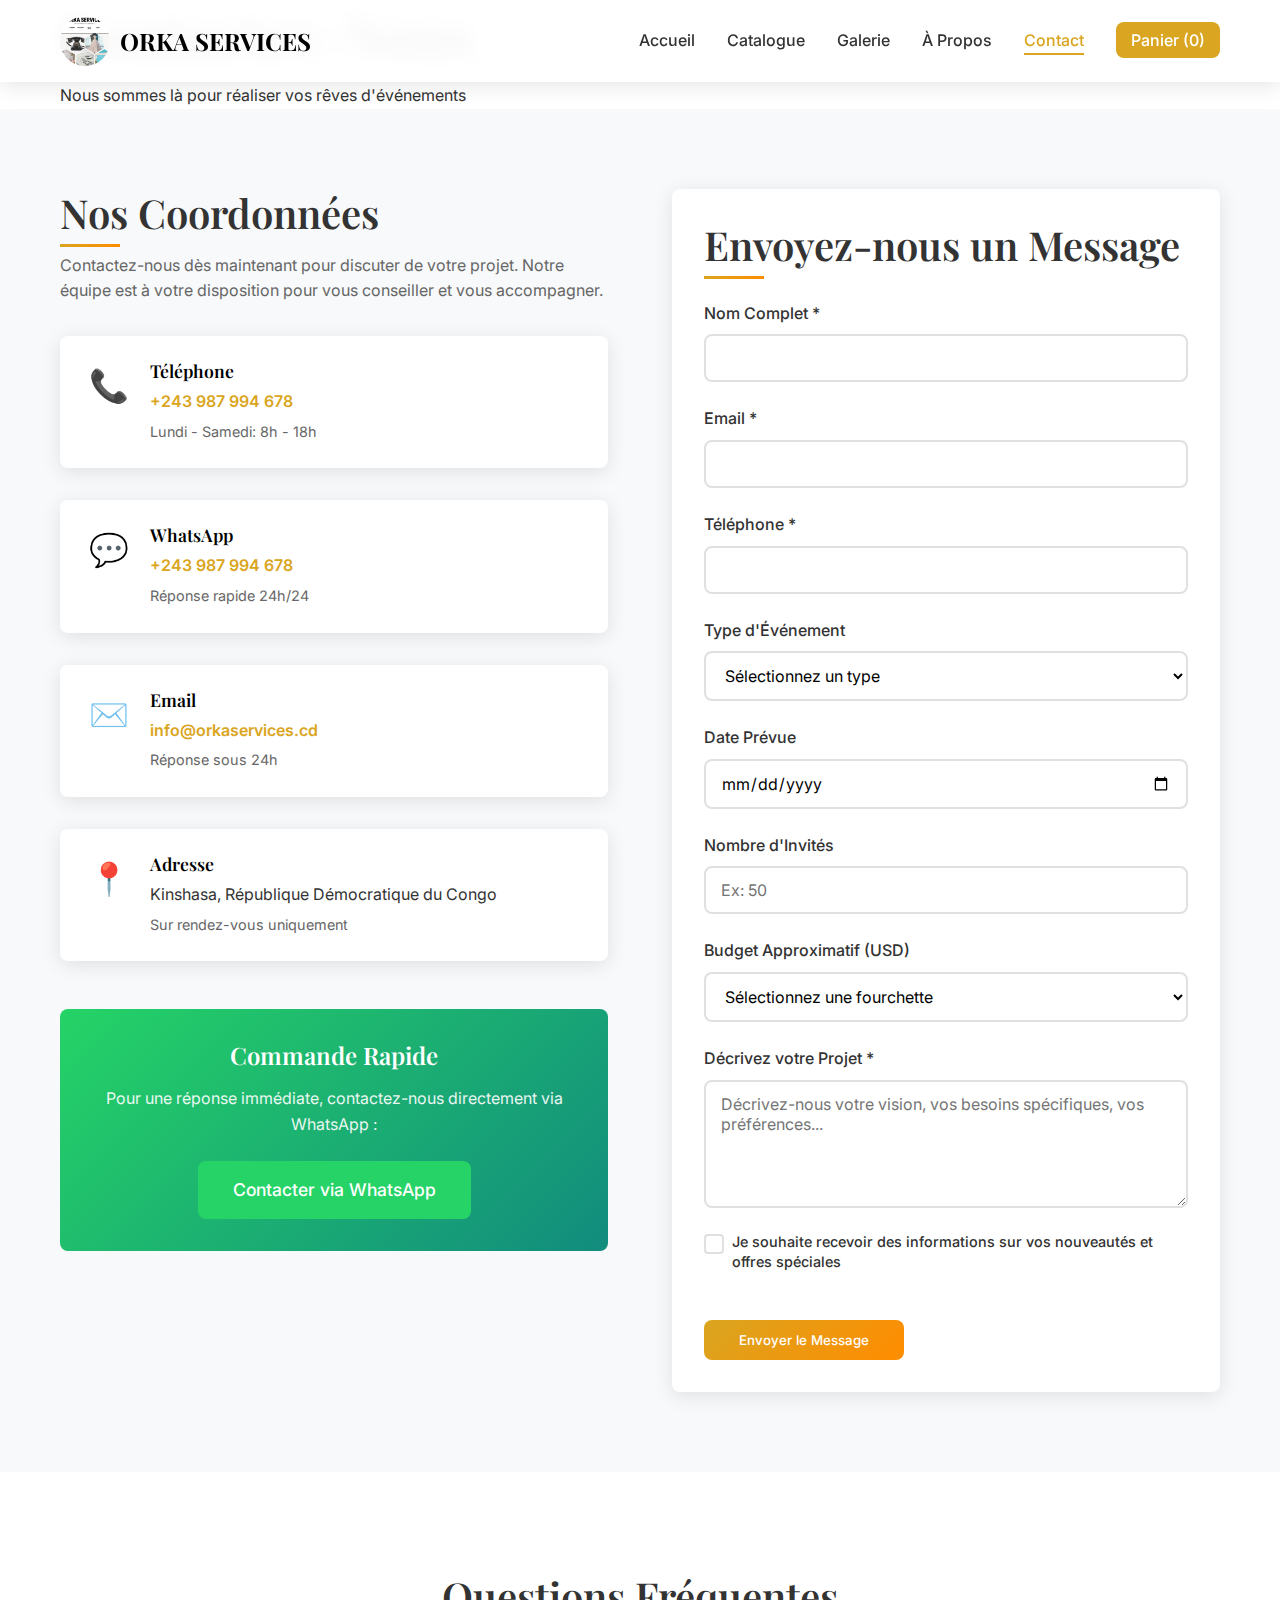
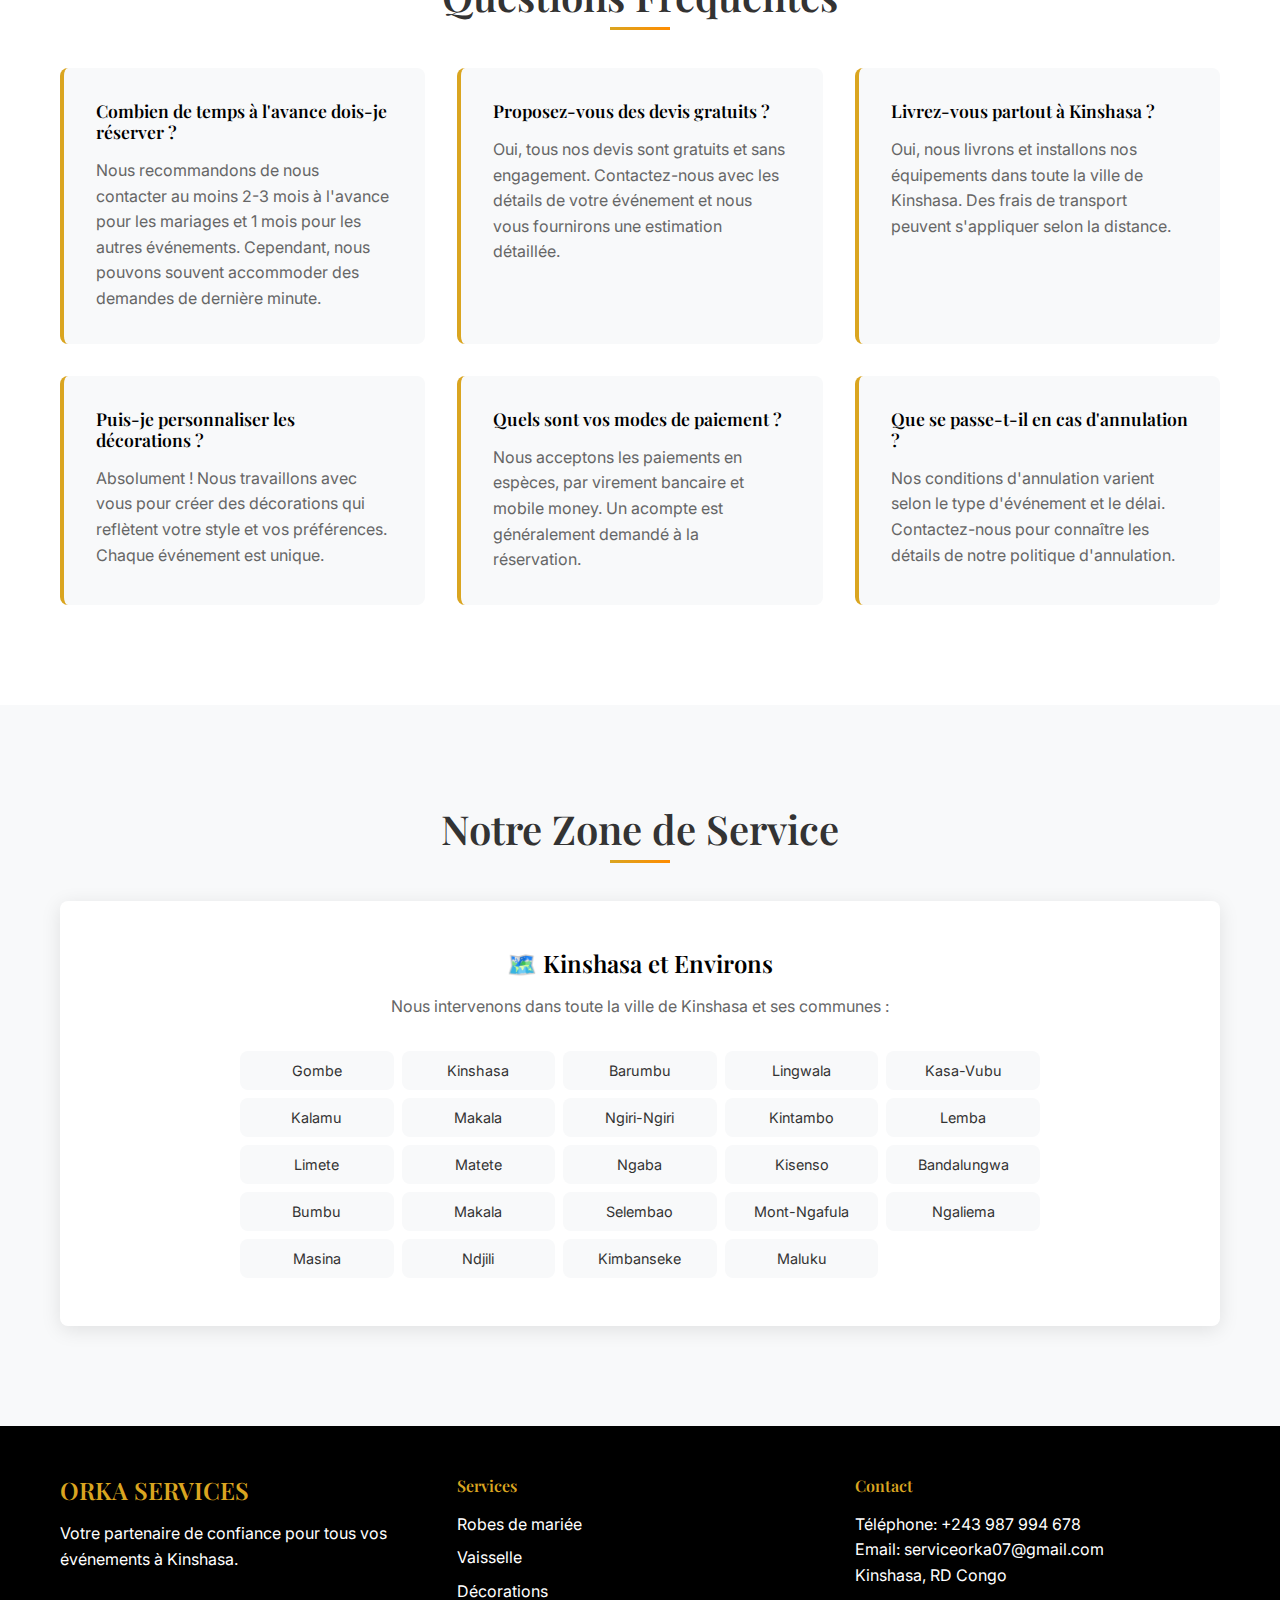
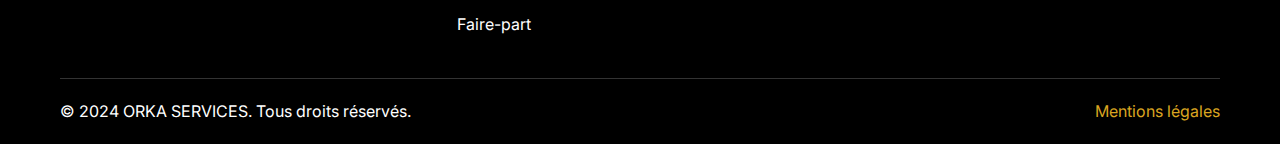
<file: contact.html>
<!DOCTYPE html>
<html lang="fr">
<head>
    <meta charset="UTF-8">
    <meta name="viewport" content="width=device-width, initial-scale=1.0">
    <title>Contact - ORKA SERVICES | Nous Contacter à Kinshasa</title>
    <meta name="description" content="Contactez ORKA SERVICES à Kinshasa pour vos événements. Téléphone, WhatsApp, formulaire de contact. Devis gratuit et conseils personnalisés.">
    <meta name="keywords" content="contact ORKA SERVICES, téléphone Kinshasa, WhatsApp événement, devis gratuit, conseil mariage RDC">
    <link rel="stylesheet" href="styles.css">
    <link rel="stylesheet" href="contact.css">
    <link rel="preconnect" href="https://fonts.googleapis.com">
    <link rel="preconnect" href="https://fonts.gstatic.com" crossorigin>
    <link href="https://fonts.googleapis.com/css2?family=Playfair+Display:wght@400;500;600;700&family=Inter:wght@300;400;500;600&display=swap" rel="stylesheet">
</head>
<body>
    <!-- Header -->
    <header class="header">
        <nav class="navbar">
            <div class="nav-container">
                <div class="logo">
                    <img src="images/orka_logo.jpg" alt="ORKA SERVICES Logo" class="logo-img">
                    <span class="logo-text">ORKA SERVICES</span>
                </div>
                
                <ul class="nav-menu">
                    <li><a href="index.html" class="nav-link">Accueil</a></li>
                    <li><a href="catalogue.html" class="nav-link">Catalogue</a></li>
                    <li><a href="galerie.html" class="nav-link">Galerie</a></li>
                    <li><a href="about.html" class="nav-link">À Propos</a></li>
                    <li><a href="contact.html" class="nav-link active">Contact</a></li>
                    <li><a href="panier.html" class="nav-link cart-link">Panier (<span id="cart-count">0</span>)</a></li>
                </ul>
                
                <div class="hamburger">
                    <span class="bar"></span>
                    <span class="bar"></span>
                    <span class="bar"></span>
                </div>
            </div>
        </nav>
    </header>

    <!-- Page Header -->
    <section class="page-header">
        <div class="container">
            <h1>Contactez-Nous</h1>
            <p>Nous sommes là pour réaliser vos rêves d'événements</p>
        </div>
    </section>

    <!-- Contact Section -->
    <section class="contact-section">
        <div class="container">
            <div class="contact-content">
                <!-- Contact Info -->
                <div class="contact-info">
                    <h2>Nos Coordonnées</h2>
                    <p class="contact-intro">Contactez-nous dès maintenant pour discuter de votre projet. Notre équipe est à votre disposition pour vous conseiller et vous accompagner.</p>
                    
                    <div class="contact-methods">
                        <div class="contact-method">
                            <div class="method-icon">📞</div>
                            <div class="method-details">
                                <h3>Téléphone</h3>
                                <p><a href="tel:+243987994678">+243 987 994 678</a></p>
                                <span>Lundi - Samedi: 8h - 18h</span>
                            </div>
                        </div>
                        
                        <div class="contact-method">
                            <div class="method-icon">💬</div>
                            <div class="method-details">
                                <h3>WhatsApp</h3>
                                <p><a href="https://wa.me/243987994678" target="_blank">+243 987 994 678</a></p>
                                <span>Réponse rapide 24h/24</span>
                            </div>
                        </div>
                        
                        <div class="contact-method">
                            <div class="method-icon">✉️</div>
                            <div class="method-details">
                                <h3>Email</h3>
                                <p><a href="mailto:info@orkaservices.cd">info@orkaservices.cd</a></p>
                                <span>Réponse sous 24h</span>
                            </div>
                        </div>
                        
                        <div class="contact-method">
                            <div class="method-icon">📍</div>
                            <div class="method-details">
                                <h3>Adresse</h3>
                                <p>Kinshasa, République Démocratique du Congo</p>
                                <span>Sur rendez-vous uniquement</span>
                            </div>
                        </div>
                    </div>
                    
                    <div class="whatsapp-cta">
                        <h3>Commande Rapide</h3>
                        <p>Pour une réponse immédiate, contactez-nous directement via WhatsApp :</p>
                        <a href="https://wa.me/243987994678?text=Bonjour%20ORKA%20SERVICES%20👋%20Je%20souhaite%20obtenir%20des%20informations%20sur%20vos%20services." class="btn btn-whatsapp" target="_blank">
                            Contacter via WhatsApp
                        </a>
                    </div>
                </div>

                <!-- Contact Form -->
                <div class="contact-form">
                    <h2>Envoyez-nous un Message</h2>
                    <form id="contact-form" class="form">
                        <div class="form-group">
                            <label for="name">Nom Complet *</label>
                            <input type="text" id="name" name="name" required>
                        </div>
                        
                        <div class="form-group">
                            <label for="email">Email *</label>
                            <input type="email" id="email" name="email" required>
                        </div>
                        
                        <div class="form-group">
                            <label for="phone">Téléphone *</label>
                            <input type="tel" id="phone" name="phone" required>
                        </div>
                        
                        <div class="form-group">
                            <label for="event-type">Type d'Événement</label>
                            <select id="event-type" name="event-type">
                                <option value="">Sélectionnez un type</option>
                                <option value="mariage">Mariage</option>
                                <option value="anniversaire">Anniversaire</option>
                                <option value="corporate">Événement Corporatif</option>
                                <option value="bapteme">Baptême</option>
                                <option value="reception">Réception</option>
                                <option value="autre">Autre</option>
                            </select>
                        </div>
                        
                        <div class="form-group">
                            <label for="event-date">Date Prévue</label>
                            <input type="date" id="event-date" name="event-date">
                        </div>
                        
                        <div class="form-group">
                            <label for="guests">Nombre d'Invités</label>
                            <input type="number" id="guests" name="guests" min="1" placeholder="Ex: 50">
                        </div>
                        
                        <div class="form-group">
                            <label for="budget">Budget Approximatif (USD)</label>
                            <select id="budget" name="budget">
                                <option value="">Sélectionnez une fourchette</option>
                                <option value="500-1000">500$ - 1,000$</option>
                                <option value="1000-2500">1,000$ - 2,500$</option>
                                <option value="2500-5000">2,500$ - 5,000$</option>
                                <option value="5000+">Plus de 5,000$</option>
                            </select>
                        </div>
                        
                        <div class="form-group">
                            <label for="message">Décrivez votre Projet *</label>
                            <textarea id="message" name="message" rows="5" required placeholder="Décrivez-nous votre vision, vos besoins spécifiques, vos préférences..."></textarea>
                        </div>
                        
                        <div class="form-group checkbox-group">
                            <label class="checkbox-label">
                                <input type="checkbox" id="newsletter" name="newsletter">
                                <span class="checkmark"></span>
                                Je souhaite recevoir des informations sur vos nouveautés et offres spéciales
                            </label>
                        </div>
                        
                        <button type="submit" class="btn btn-primary">Envoyer le Message</button>
                    </form>
                </div>
            </div>
        </div>
    </section>

    <!-- FAQ Section -->
    <section class="faq-section">
        <div class="container">
            <h2>Questions Fréquentes</h2>
            <div class="faq-grid">
                <div class="faq-item">
                    <h3>Combien de temps à l'avance dois-je réserver ?</h3>
                    <p>Nous recommandons de nous contacter au moins 2-3 mois à l'avance pour les mariages et 1 mois pour les autres événements. Cependant, nous pouvons souvent accommoder des demandes de dernière minute.</p>
                </div>
                
                <div class="faq-item">
                    <h3>Proposez-vous des devis gratuits ?</h3>
                    <p>Oui, tous nos devis sont gratuits et sans engagement. Contactez-nous avec les détails de votre événement et nous vous fournirons une estimation détaillée.</p>
                </div>
                
                <div class="faq-item">
                    <h3>Livrez-vous partout à Kinshasa ?</h3>
                    <p>Oui, nous livrons et installons nos équipements dans toute la ville de Kinshasa. Des frais de transport peuvent s'appliquer selon la distance.</p>
                </div>
                
                <div class="faq-item">
                    <h3>Puis-je personnaliser les décorations ?</h3>
                    <p>Absolument ! Nous travaillons avec vous pour créer des décorations qui reflètent votre style et vos préférences. Chaque événement est unique.</p>
                </div>
                
                <div class="faq-item">
                    <h3>Quels sont vos modes de paiement ?</h3>
                    <p>Nous acceptons les paiements en espèces, par virement bancaire et mobile money. Un acompte est généralement demandé à la réservation.</p>
                </div>
                
                <div class="faq-item">
                    <h3>Que se passe-t-il en cas d'annulation ?</h3>
                    <p>Nos conditions d'annulation varient selon le type d'événement et le délai. Contactez-nous pour connaître les détails de notre politique d'annulation.</p>
                </div>
            </div>
        </div>
    </section>

    <!-- Map Section (Placeholder) -->
    <section class="map-section">
        <div class="container">
            <h2>Notre Zone de Service</h2>
            <div class="map-placeholder">
                <div class="map-content">
                    <h3>🗺️ Kinshasa et Environs</h3>
                    <p>Nous intervenons dans toute la ville de Kinshasa et ses communes :</p>
                    <ul>
                        <li>Gombe</li>
                        <li>Kinshasa</li>
                        <li>Barumbu</li>
                        <li>Lingwala</li>
                        <li>Kasa-Vubu</li>
                        <li>Kalamu</li>
                        <li>Makala</li>
                        <li>Ngiri-Ngiri</li>
                        <li>Kintambo</li>
                        <li>Lemba</li>
                        <li>Limete</li>
                        <li>Matete</li>
                        <li>Ngaba</li>
                        <li>Kisenso</li>
                        <li>Bandalungwa</li>
                        <li>Bumbu</li>
                        <li>Makala</li>
                        <li>Selembao</li>
                        <li>Mont-Ngafula</li>
                        <li>Ngaliema</li>
                        <li>Masina</li>
                        <li>Ndjili</li>
                        <li>Kimbanseke</li>
                        <li>Maluku</li>
                    </ul>
                </div>
            </div>
        </div>
    </section>

    <!-- Footer -->
    <footer class="footer">
        <div class="container">
            <div class="footer-content">
                <div class="footer-section">
                    <h3>ORKA SERVICES</h3>
                    <p>Votre partenaire de confiance pour tous vos événements à Kinshasa.</p>
                </div>
                <div class="footer-section">
                    <h4>Services</h4>
                    <ul>
                        <li><a href="catalogue.html">Robes de mariée</a></li>
                        <li><a href="catalogue.html">Vaisselle</a></li>
                        <li><a href="catalogue.html">Décorations</a></li>
                        <li><a href="catalogue.html">Faire-part</a></li>
                    </ul>
                </div>
                <div class="footer-section">
                    <h4>Contact</h4>
                    <p>Téléphone: +243 987 994 678</p>
                    <p>Email: serviceorka07@gmail.com</p>
                    <p>Kinshasa, RD Congo</p>
                </div>
            </div>
            <div class="footer-bottom">
                <p>&copy; 2024 ORKA SERVICES. Tous droits réservés.</p>
                <a href="mentions_legales.html">Mentions légales</a>
            </div>
        </div>
    </footer>

    <script src="script.js"></script>
    <script src="contact.js"></script>
</body>
</html>
</file>
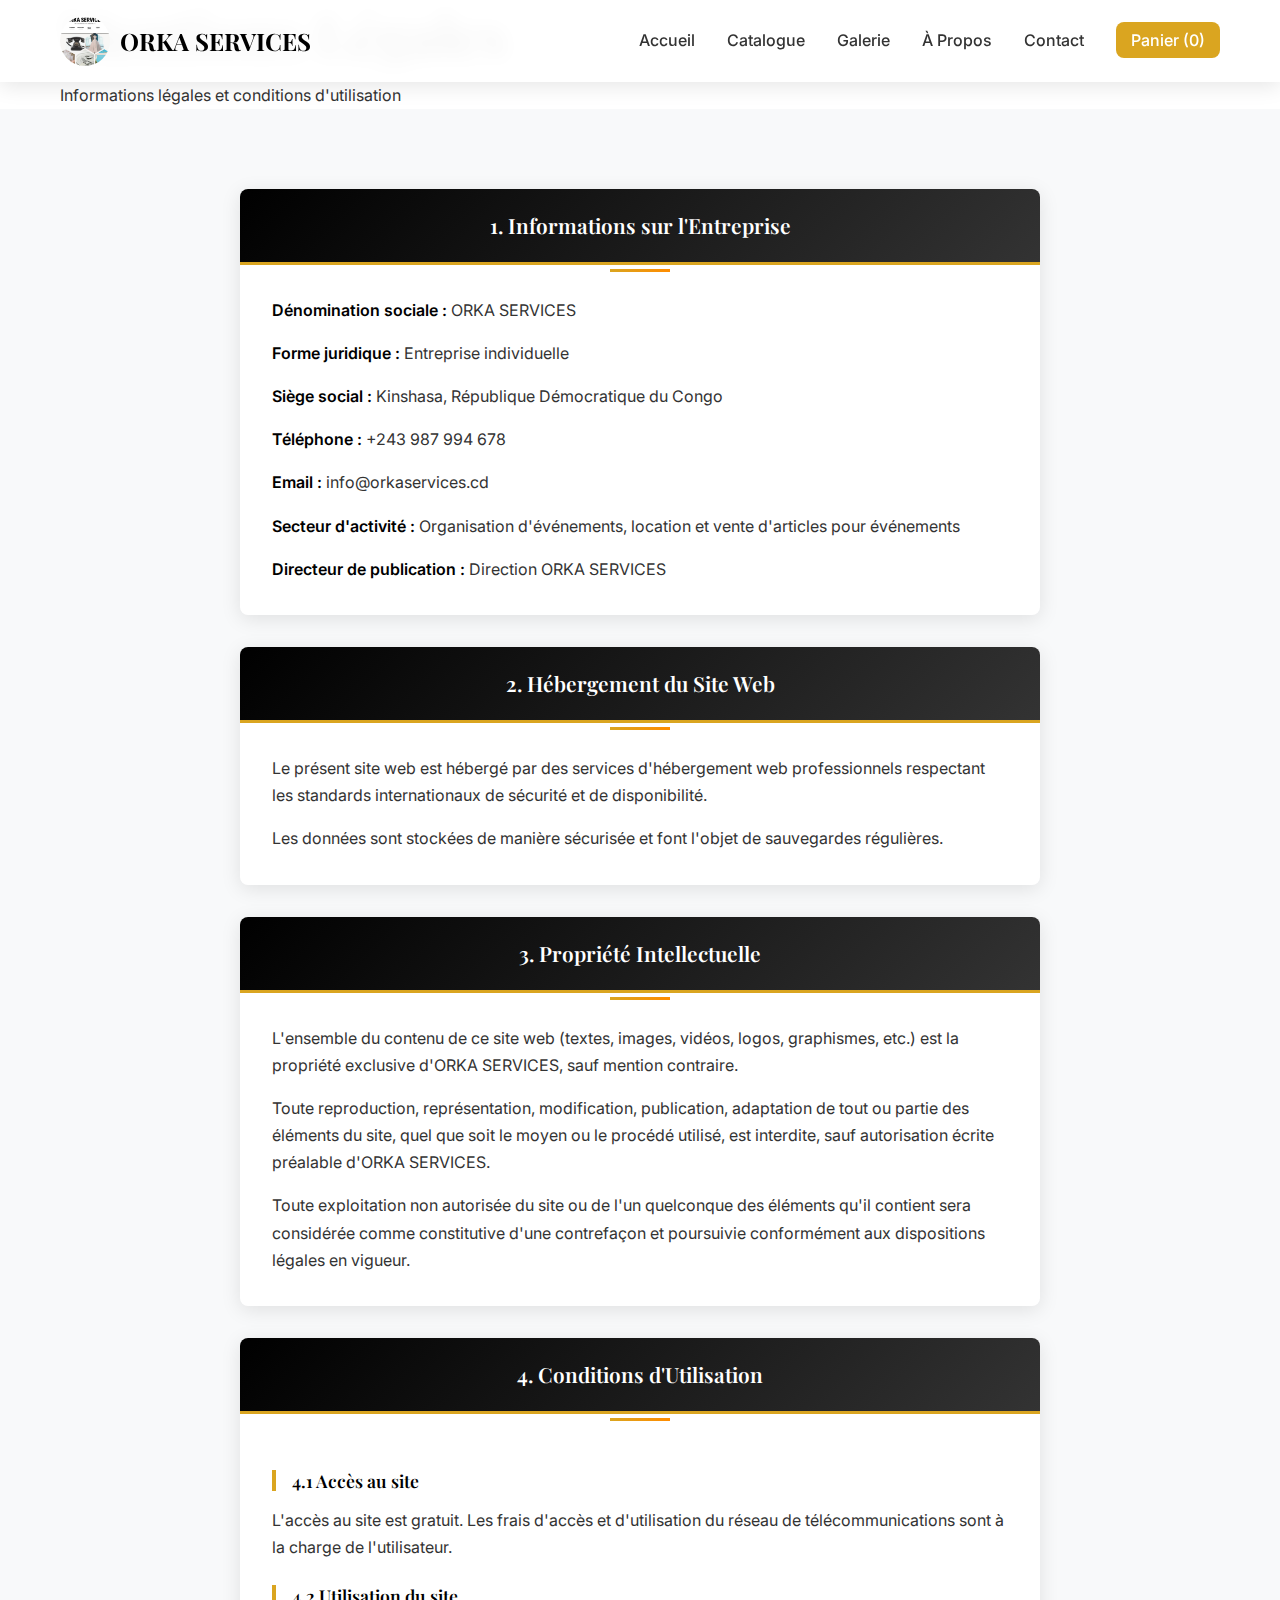
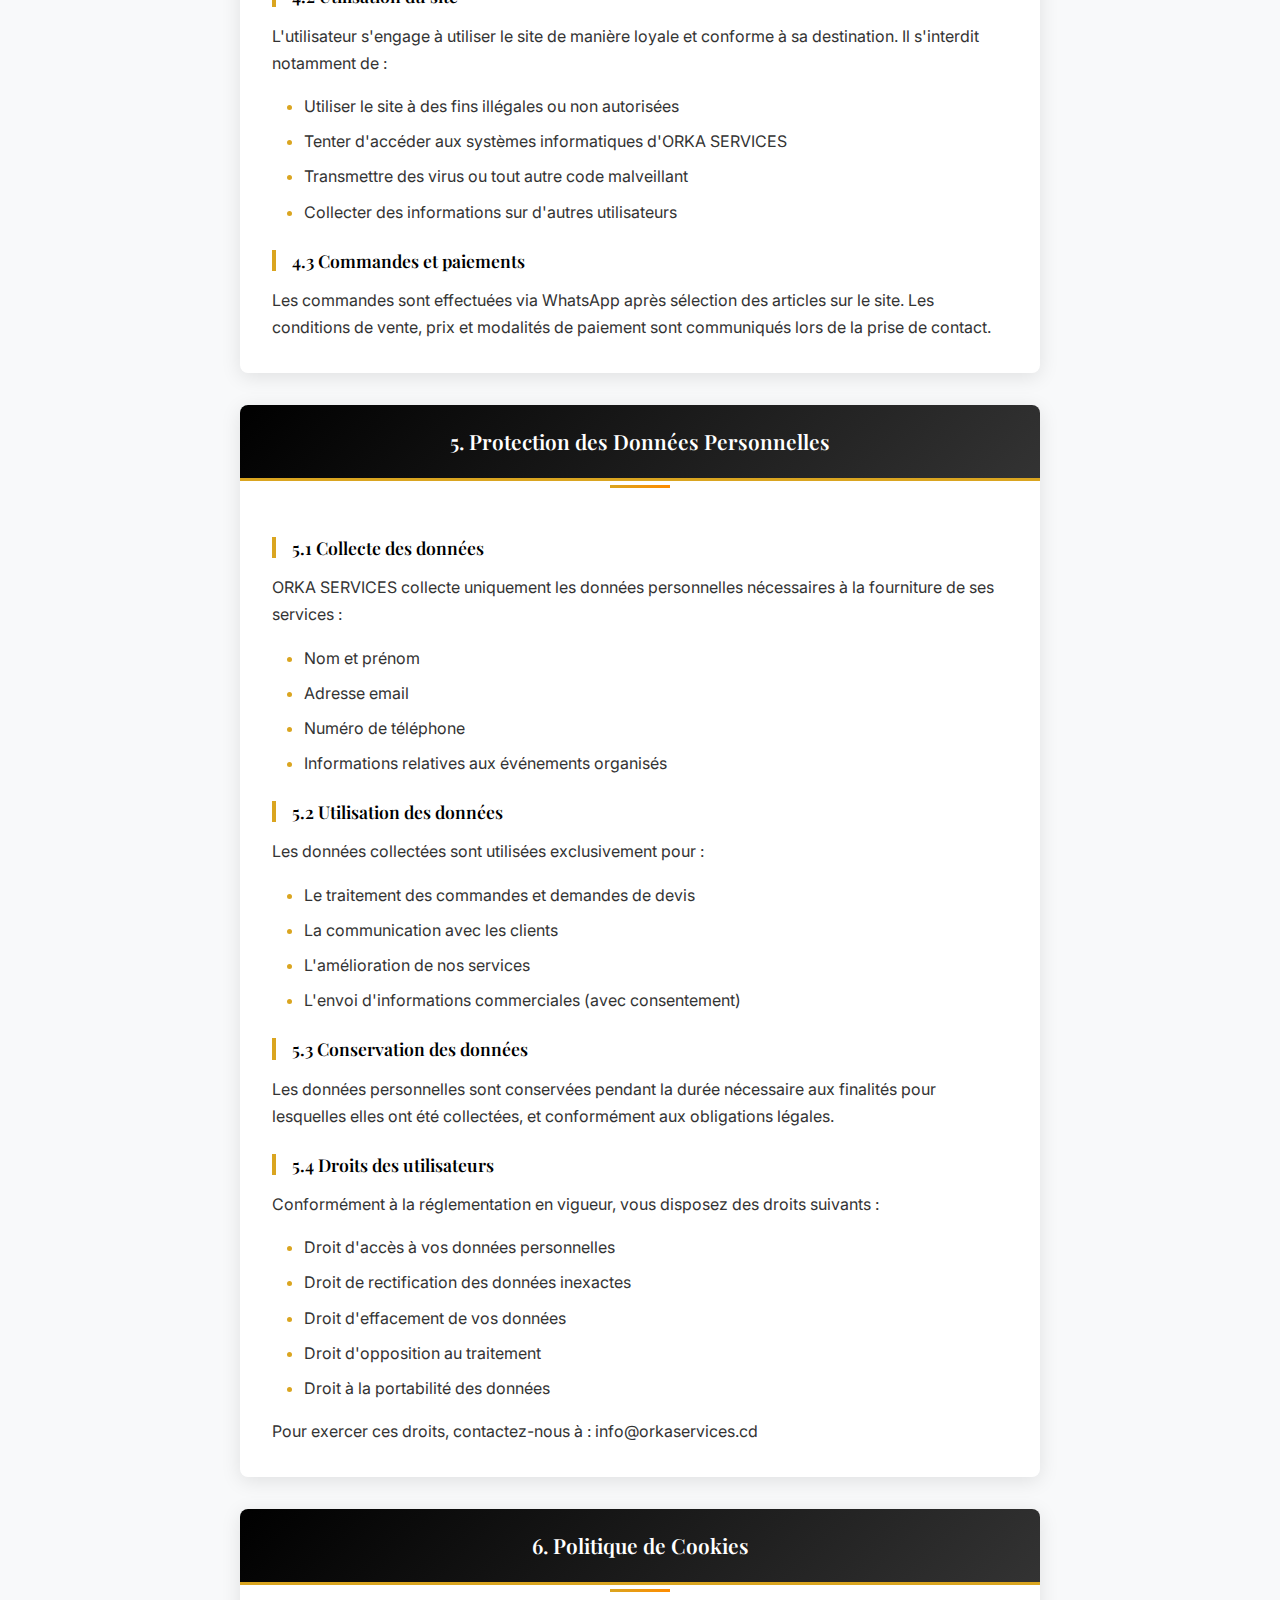
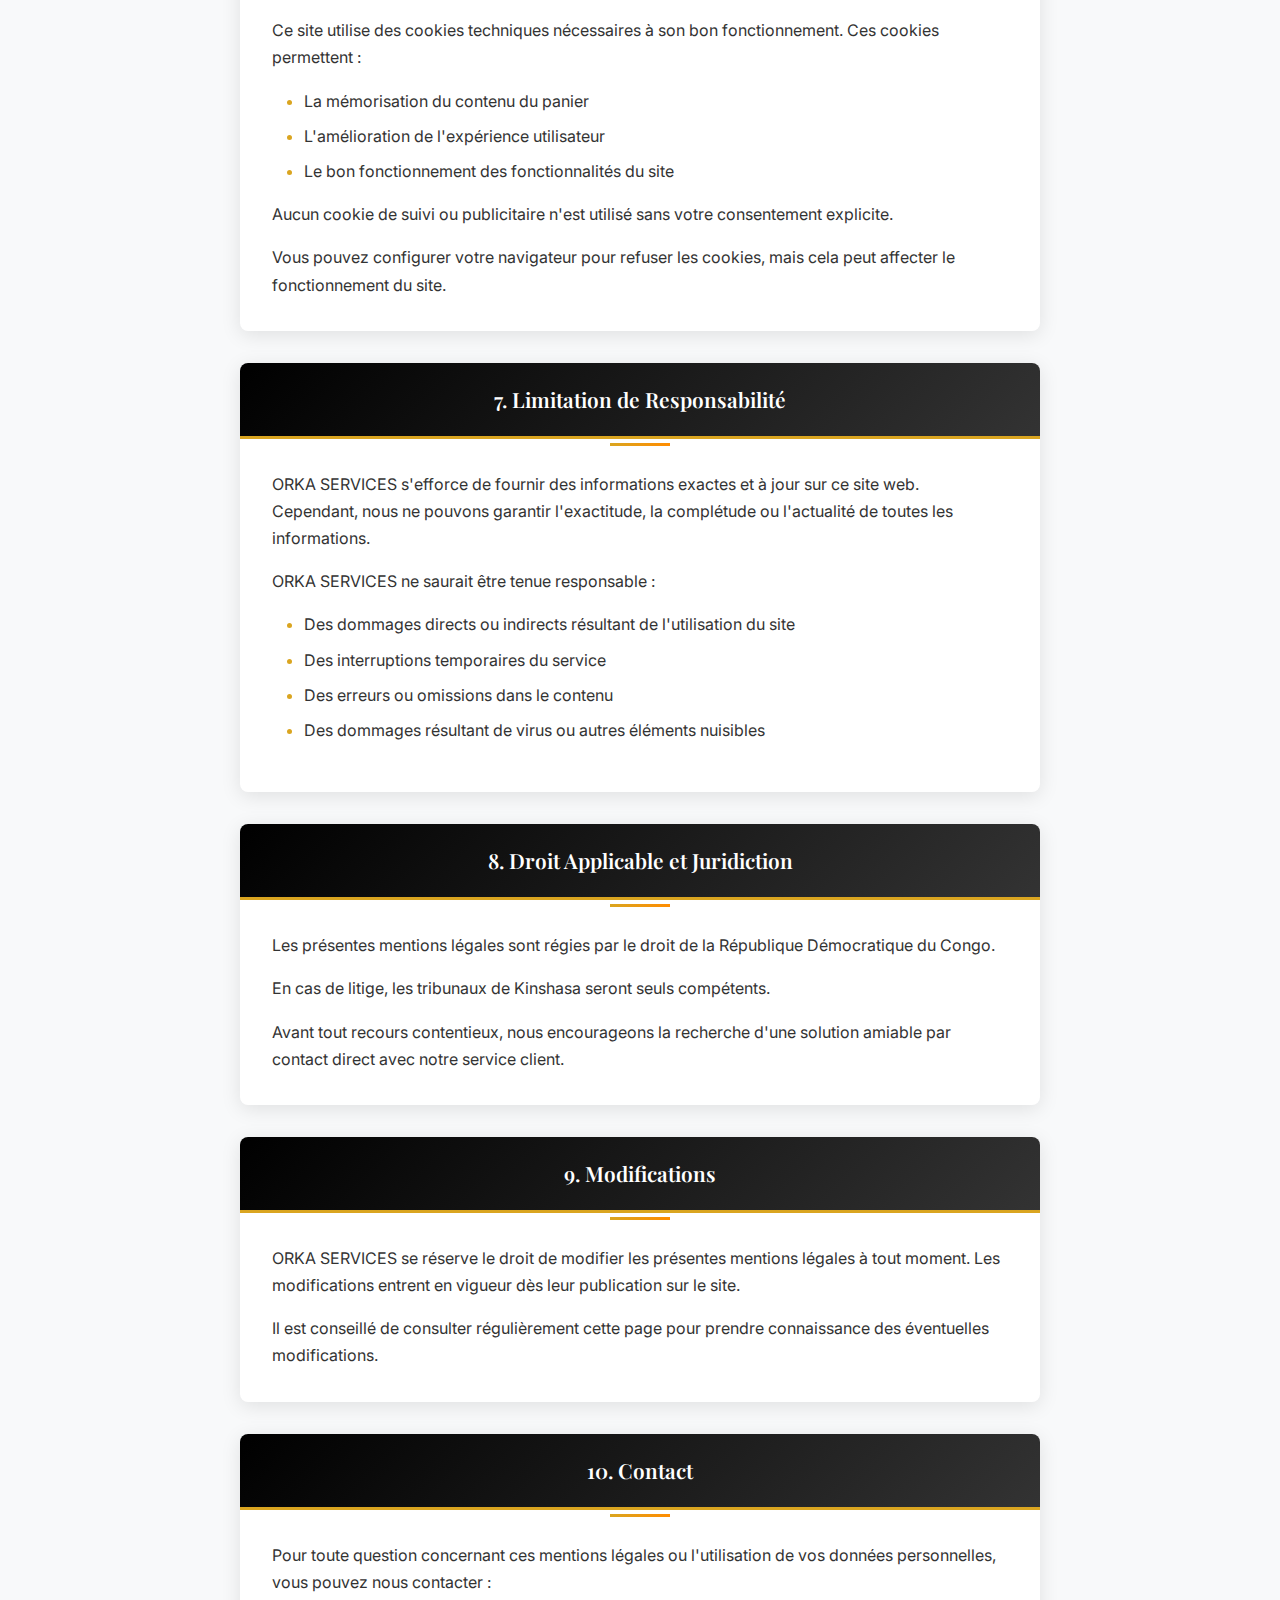
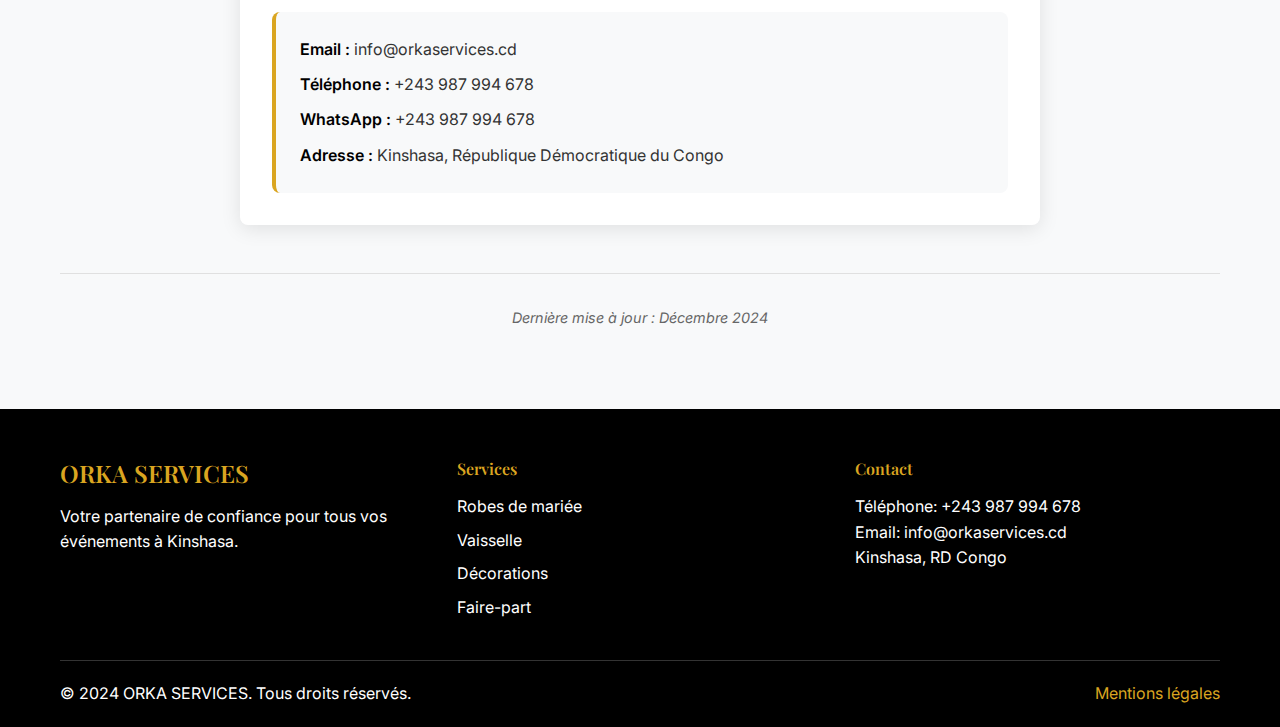
<file: mentions_legales.html>
<!DOCTYPE html>
<html lang="fr">
<head>
    <meta charset="UTF-8">
    <meta name="viewport" content="width=device-width, initial-scale=1.0">
    <title>Mentions Légales - ORKA SERVICES | Informations Légales</title>
    <meta name="description" content="Mentions légales d'ORKA SERVICES. Informations sur l'entreprise, conditions d'utilisation, politique de confidentialité et protection des données.">
    <meta name="robots" content="noindex, follow">
    <link rel="stylesheet" href="styles.css">
    <link rel="stylesheet" href="legal.css">
    <link rel="preconnect" href="https://fonts.googleapis.com">
    <link rel="preconnect" href="https://fonts.gstatic.com" crossorigin>
    <link href="https://fonts.googleapis.com/css2?family=Playfair+Display:wght@400;500;600;700&family=Inter:wght@300;400;500;600&display=swap" rel="stylesheet">
</head>
<body>
    <!-- Header -->
    <header class="header">
        <nav class="navbar">
            <div class="nav-container">
                <div class="logo">
                    <img src="images/orka_logo.jpg" alt="ORKA SERVICES Logo" class="logo-img">
                    <span class="logo-text">ORKA SERVICES</span>
                </div>
                
                <ul class="nav-menu">
                    <li><a href="index.html" class="nav-link">Accueil</a></li>
                    <li><a href="catalogue.html" class="nav-link">Catalogue</a></li>
                    <li><a href="galerie.html" class="nav-link">Galerie</a></li>
                    <li><a href="about.html" class="nav-link">À Propos</a></li>
                    <li><a href="contact.html" class="nav-link">Contact</a></li>
                    <li><a href="panier.html" class="nav-link cart-link">Panier (<span id="cart-count">0</span>)</a></li>
                </ul>
                
                <div class="hamburger">
                    <span class="bar"></span>
                    <span class="bar"></span>
                    <span class="bar"></span>
                </div>
            </div>
        </nav>
    </header>

    <!-- Page Header -->
    <section class="page-header">
        <div class="container">
            <h1>Mentions Légales</h1>
            <p>Informations légales et conditions d'utilisation</p>
        </div>
    </section>

    <!-- Legal Content -->
    <section class="legal-content">
        <div class="container">
            <div class="legal-sections">
                
                <!-- Informations sur l'entreprise -->
                <div class="legal-section">
                    <h2>1. Informations sur l'Entreprise</h2>
                    <div class="section-content">
                        <p><strong>Dénomination sociale :</strong> ORKA SERVICES</p>
                        <p><strong>Forme juridique :</strong> Entreprise individuelle</p>
                        <p><strong>Siège social :</strong> Kinshasa, République Démocratique du Congo</p>
                        <p><strong>Téléphone :</strong> +243 987 994 678</p>
                        <p><strong>Email :</strong> info@orkaservices.cd</p>
                        <p><strong>Secteur d'activité :</strong> Organisation d'événements, location et vente d'articles pour événements</p>
                        <p><strong>Directeur de publication :</strong> Direction ORKA SERVICES</p>
                    </div>
                </div>

                <!-- Hébergement du site -->
                <div class="legal-section">
                    <h2>2. Hébergement du Site Web</h2>
                    <div class="section-content">
                        <p>Le présent site web est hébergé par des services d'hébergement web professionnels respectant les standards internationaux de sécurité et de disponibilité.</p>
                        <p>Les données sont stockées de manière sécurisée et font l'objet de sauvegardes régulières.</p>
                    </div>
                </div>

                <!-- Propriété intellectuelle -->
                <div class="legal-section">
                    <h2>3. Propriété Intellectuelle</h2>
                    <div class="section-content">
                        <p>L'ensemble du contenu de ce site web (textes, images, vidéos, logos, graphismes, etc.) est la propriété exclusive d'ORKA SERVICES, sauf mention contraire.</p>
                        <p>Toute reproduction, représentation, modification, publication, adaptation de tout ou partie des éléments du site, quel que soit le moyen ou le procédé utilisé, est interdite, sauf autorisation écrite préalable d'ORKA SERVICES.</p>
                        <p>Toute exploitation non autorisée du site ou de l'un quelconque des éléments qu'il contient sera considérée comme constitutive d'une contrefaçon et poursuivie conformément aux dispositions légales en vigueur.</p>
                    </div>
                </div>

                <!-- Conditions d'utilisation -->
                <div class="legal-section">
                    <h2>4. Conditions d'Utilisation</h2>
                    <div class="section-content">
                        <h3>4.1 Accès au site</h3>
                        <p>L'accès au site est gratuit. Les frais d'accès et d'utilisation du réseau de télécommunications sont à la charge de l'utilisateur.</p>
                        
                        <h3>4.2 Utilisation du site</h3>
                        <p>L'utilisateur s'engage à utiliser le site de manière loyale et conforme à sa destination. Il s'interdit notamment de :</p>
                        <ul>
                            <li>Utiliser le site à des fins illégales ou non autorisées</li>
                            <li>Tenter d'accéder aux systèmes informatiques d'ORKA SERVICES</li>
                            <li>Transmettre des virus ou tout autre code malveillant</li>
                            <li>Collecter des informations sur d'autres utilisateurs</li>
                        </ul>
                        
                        <h3>4.3 Commandes et paiements</h3>
                        <p>Les commandes sont effectuées via WhatsApp après sélection des articles sur le site. Les conditions de vente, prix et modalités de paiement sont communiqués lors de la prise de contact.</p>
                    </div>
                </div>

                <!-- Protection des données -->
                <div class="legal-section">
                    <h2>5. Protection des Données Personnelles</h2>
                    <div class="section-content">
                        <h3>5.1 Collecte des données</h3>
                        <p>ORKA SERVICES collecte uniquement les données personnelles nécessaires à la fourniture de ses services :</p>
                        <ul>
                            <li>Nom et prénom</li>
                            <li>Adresse email</li>
                            <li>Numéro de téléphone</li>
                            <li>Informations relatives aux événements organisés</li>
                        </ul>
                        
                        <h3>5.2 Utilisation des données</h3>
                        <p>Les données collectées sont utilisées exclusivement pour :</p>
                        <ul>
                            <li>Le traitement des commandes et demandes de devis</li>
                            <li>La communication avec les clients</li>
                            <li>L'amélioration de nos services</li>
                            <li>L'envoi d'informations commerciales (avec consentement)</li>
                        </ul>
                        
                        <h3>5.3 Conservation des données</h3>
                        <p>Les données personnelles sont conservées pendant la durée nécessaire aux finalités pour lesquelles elles ont été collectées, et conformément aux obligations légales.</p>
                        
                        <h3>5.4 Droits des utilisateurs</h3>
                        <p>Conformément à la réglementation en vigueur, vous disposez des droits suivants :</p>
                        <ul>
                            <li>Droit d'accès à vos données personnelles</li>
                            <li>Droit de rectification des données inexactes</li>
                            <li>Droit d'effacement de vos données</li>
                            <li>Droit d'opposition au traitement</li>
                            <li>Droit à la portabilité des données</li>
                        </ul>
                        <p>Pour exercer ces droits, contactez-nous à : info@orkaservices.cd</p>
                    </div>
                </div>

                <!-- Cookies -->
                <div class="legal-section">
                    <h2>6. Politique de Cookies</h2>
                    <div class="section-content">
                        <p>Ce site utilise des cookies techniques nécessaires à son bon fonctionnement. Ces cookies permettent :</p>
                        <ul>
                            <li>La mémorisation du contenu du panier</li>
                            <li>L'amélioration de l'expérience utilisateur</li>
                            <li>Le bon fonctionnement des fonctionnalités du site</li>
                        </ul>
                        <p>Aucun cookie de suivi ou publicitaire n'est utilisé sans votre consentement explicite.</p>
                        <p>Vous pouvez configurer votre navigateur pour refuser les cookies, mais cela peut affecter le fonctionnement du site.</p>
                    </div>
                </div>

                <!-- Responsabilité -->
                <div class="legal-section">
                    <h2>7. Limitation de Responsabilité</h2>
                    <div class="section-content">
                        <p>ORKA SERVICES s'efforce de fournir des informations exactes et à jour sur ce site web. Cependant, nous ne pouvons garantir l'exactitude, la complétude ou l'actualité de toutes les informations.</p>
                        <p>ORKA SERVICES ne saurait être tenue responsable :</p>
                        <ul>
                            <li>Des dommages directs ou indirects résultant de l'utilisation du site</li>
                            <li>Des interruptions temporaires du service</li>
                            <li>Des erreurs ou omissions dans le contenu</li>
                            <li>Des dommages résultant de virus ou autres éléments nuisibles</li>
                        </ul>
                    </div>
                </div>

                <!-- Droit applicable -->
                <div class="legal-section">
                    <h2>8. Droit Applicable et Juridiction</h2>
                    <div class="section-content">
                        <p>Les présentes mentions légales sont régies par le droit de la République Démocratique du Congo.</p>
                        <p>En cas de litige, les tribunaux de Kinshasa seront seuls compétents.</p>
                        <p>Avant tout recours contentieux, nous encourageons la recherche d'une solution amiable par contact direct avec notre service client.</p>
                    </div>
                </div>

                <!-- Modifications -->
                <div class="legal-section">
                    <h2>9. Modifications</h2>
                    <div class="section-content">
                        <p>ORKA SERVICES se réserve le droit de modifier les présentes mentions légales à tout moment. Les modifications entrent en vigueur dès leur publication sur le site.</p>
                        <p>Il est conseillé de consulter régulièrement cette page pour prendre connaissance des éventuelles modifications.</p>
                    </div>
                </div>

                <!-- Contact -->
                <div class="legal-section">
                    <h2>10. Contact</h2>
                    <div class="section-content">
                        <p>Pour toute question concernant ces mentions légales ou l'utilisation de vos données personnelles, vous pouvez nous contacter :</p>
                        <div class="contact-info">
                            <p><strong>Email :</strong> info@orkaservices.cd</p>
                            <p><strong>Téléphone :</strong> +243 987 994 678</p>
                            <p><strong>WhatsApp :</strong> +243 987 994 678</p>
                            <p><strong>Adresse :</strong> Kinshasa, République Démocratique du Congo</p>
                        </div>
                    </div>
                </div>

            </div>
            
            <!-- Date de mise à jour -->
            <div class="update-date">
                <p><em>Dernière mise à jour : Décembre 2024</em></p>
            </div>
            
        </div>
    </section>

    <!-- Footer -->
    <footer class="footer">
        <div class="container">
            <div class="footer-content">
                <div class="footer-section">
                    <h3>ORKA SERVICES</h3>
                    <p>Votre partenaire de confiance pour tous vos événements à Kinshasa.</p>
                </div>
                <div class="footer-section">
                    <h4>Services</h4>
                    <ul>
                        <li><a href="catalogue.html">Robes de mariée</a></li>
                        <li><a href="catalogue.html">Vaisselle</a></li>
                        <li><a href="catalogue.html">Décorations</a></li>
                        <li><a href="catalogue.html">Faire-part</a></li>
                    </ul>
                </div>
                <div class="footer-section">
                    <h4>Contact</h4>
                    <p>Téléphone: +243 987 994 678</p>
                    <p>Email: info@orkaservices.cd</p>
                    <p>Kinshasa, RD Congo</p>
                </div>
            </div>
            <div class="footer-bottom">
                <p>&copy; 2024 ORKA SERVICES. Tous droits réservés.</p>
                <a href="mentions_legales.html" class="active">Mentions légales</a>
            </div>
        </div>
    </footer>

    <script src="script.js"></script>
</body>
</html>
</file>
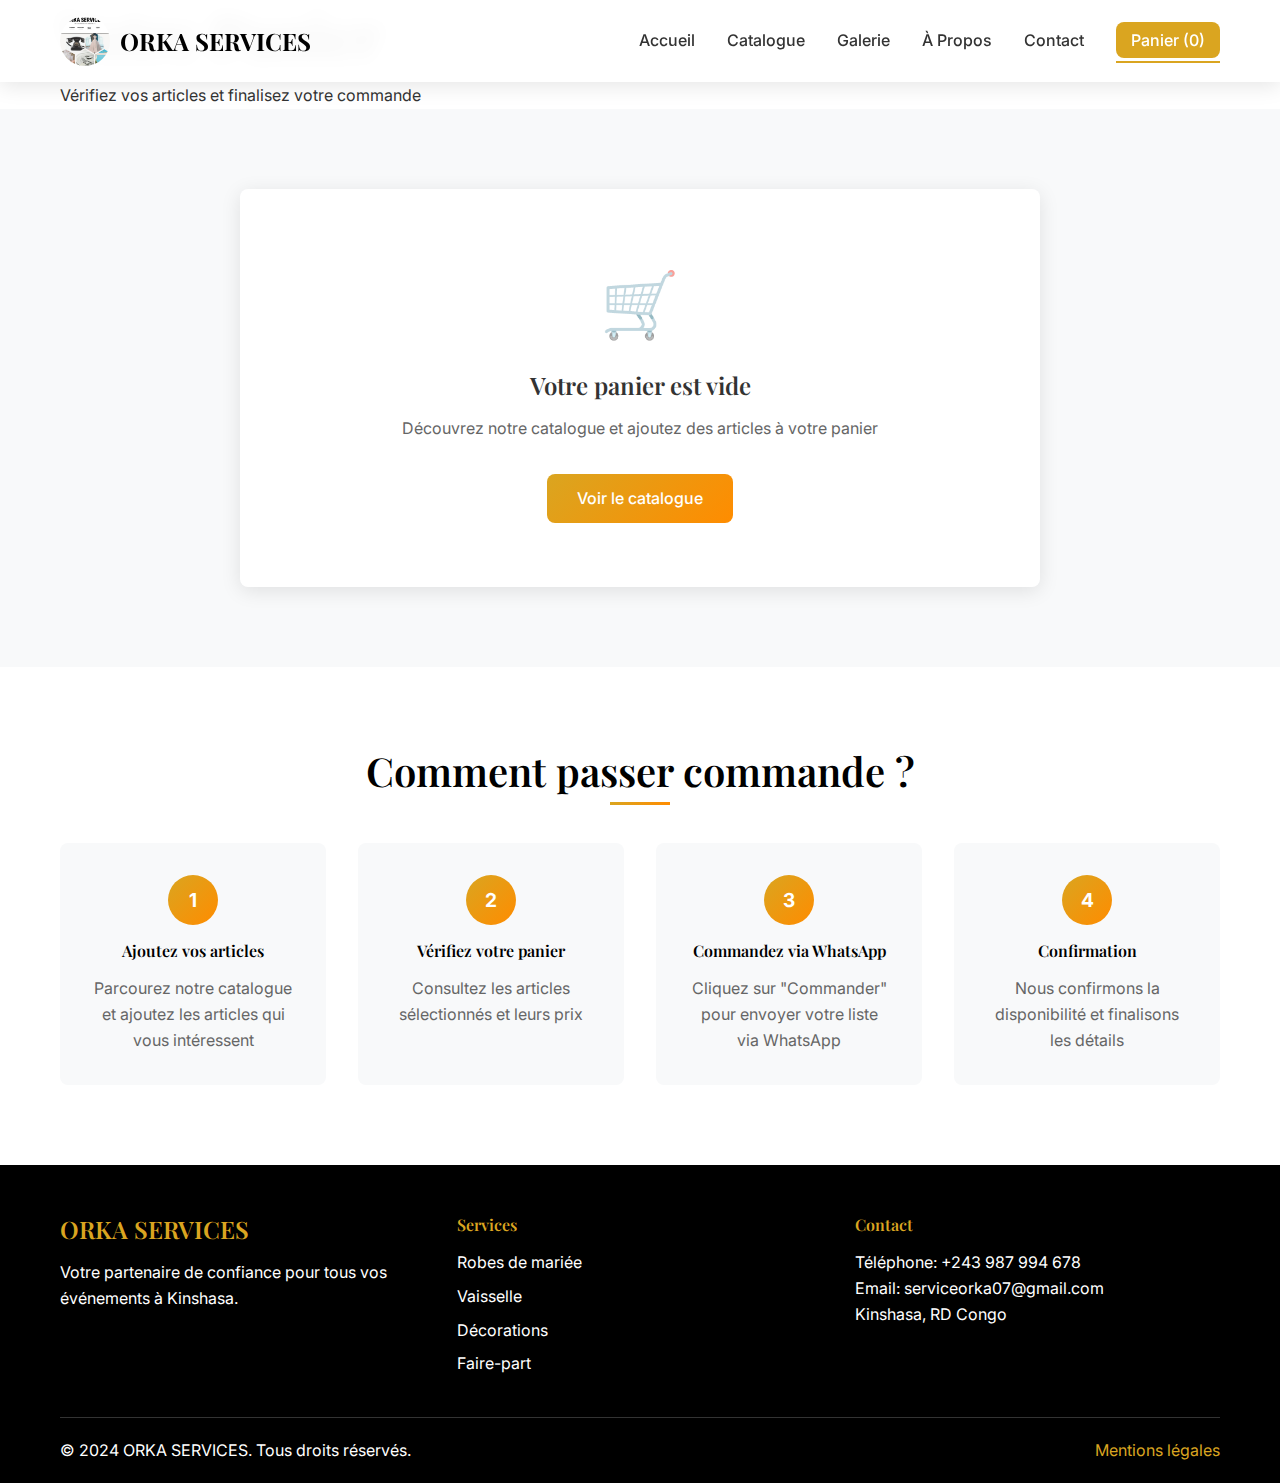
<file: panier.html>
<!DOCTYPE html>
<html lang="fr">
<head>
    <meta charset="UTF-8">
    <meta name="viewport" content="width=device-width, initial-scale=1.0">
    <title>Panier - ORKA SERVICES | Votre Commande</title>
    <meta name="description" content="Consultez votre panier et finalisez votre commande avec ORKA SERVICES. Commande rapide via WhatsApp.">
    <link rel="stylesheet" href="styles.css">
    <link rel="stylesheet" href="panier.css">
    <link rel="preconnect" href="https://fonts.googleapis.com">
    <link rel="preconnect" href="https://fonts.gstatic.com" crossorigin>
    <link href="https://fonts.googleapis.com/css2?family=Playfair+Display:wght@400;500;600;700&family=Inter:wght@300;400;500;600&display=swap" rel="stylesheet">
</head>
<body>
    <!-- Header -->
    <header class="header">
        <nav class="navbar">
            <div class="nav-container">
                <div class="logo">
                    <img src="images/orka_logo.jpg" alt="ORKA SERVICES Logo" class="logo-img">
                    <span class="logo-text">ORKA SERVICES</span>
                </div>
                
                <ul class="nav-menu">
                    <li><a href="index.html" class="nav-link">Accueil</a></li>
                    <li><a href="catalogue.html" class="nav-link">Catalogue</a></li>
                    <li><a href="galerie.html" class="nav-link">Galerie</a></li>
                    <li><a href="about.html" class="nav-link">À Propos</a></li>
                    <li><a href="contact.html" class="nav-link">Contact</a></li>
                    <li><a href="panier.html" class="nav-link cart-link active">Panier (<span id="cart-count">0</span>)</a></li>
                </ul>
                
                <div class="hamburger">
                    <span class="bar"></span>
                    <span class="bar"></span>
                    <span class="bar"></span>
                </div>
            </div>
        </nav>
    </header>

    <!-- Page Header -->
    <section class="page-header">
        <div class="container">
            <h1>Votre Panier</h1>
            <p>Vérifiez vos articles et finalisez votre commande</p>
        </div>
    </section>

    <!-- Cart Content -->
    <section class="cart-section">
        <div class="container">
            <div class="cart-content">
                <!-- Empty Cart Message -->
                <div id="empty-cart" class="empty-cart">
                    <div class="empty-cart-icon">🛒</div>
                    <h3>Votre panier est vide</h3>
                    <p>Découvrez notre catalogue et ajoutez des articles à votre panier</p>
                    <a href="catalogue.html" class="btn btn-primary">Voir le catalogue</a>
                </div>

                <!-- Cart Items -->
                <div id="cart-items" class="cart-items" style="display: none;">
                    <div class="cart-header">
                        <h3>Articles dans votre panier</h3>
                        <button id="clear-cart" class="btn-clear">Vider le panier</button>
                    </div>
                    
                    <div id="items-list" class="items-list">
                        <!-- Les articles seront ajoutés dynamiquement ici -->
                    </div>

                    <div class="cart-summary">
                        <div class="summary-info">
                            <p><strong>Total d'articles: <span id="total-items">0</span></strong></p>
                            <p class="note">Les prix incluent la location ou la vente selon votre choix</p>
                        </div>
                        
                        <div class="order-actions">
                            <button id="order-whatsapp" class="btn btn-whatsapp">
                                Commander via WhatsApp
                            </button>
                            <a href="catalogue.html" class="btn btn-secondary">Continuer mes achats</a>
                        </div>
                    </div>
                </div>
            </div>
        </div>
    </section>

    <!-- Order Info -->
    <section class="order-info">
        <div class="container">
            <h2>Comment passer commande ?</h2>
            <div class="steps">
                <div class="step">
                    <div class="step-number">1</div>
                    <h4>Ajoutez vos articles</h4>
                    <p>Parcourez notre catalogue et ajoutez les articles qui vous intéressent</p>
                </div>
                <div class="step">
                    <div class="step-number">2</div>
                    <h4>Vérifiez votre panier</h4>
                    <p>Consultez les articles sélectionnés et leurs prix</p>
                </div>
                <div class="step">
                    <div class="step-number">3</div>
                    <h4>Commandez via WhatsApp</h4>
                    <p>Cliquez sur "Commander" pour envoyer votre liste via WhatsApp</p>
                </div>
                <div class="step">
                    <div class="step-number">4</div>
                    <h4>Confirmation</h4>
                    <p>Nous confirmons la disponibilité et finalisons les détails</p>
                </div>
            </div>
        </div>
    </section>

    <!-- Footer -->
    <footer class="footer">
        <div class="container">
            <div class="footer-content">
                <div class="footer-section">
                    <h3>ORKA SERVICES</h3>
                    <p>Votre partenaire de confiance pour tous vos événements à Kinshasa.</p>
                </div>
                <div class="footer-section">
                    <h4>Services</h4>
                    <ul>
                        <li><a href="catalogue.html">Robes de mariée</a></li>
                        <li><a href="catalogue.html">Vaisselle</a></li>
                        <li><a href="catalogue.html">Décorations</a></li>
                        <li><a href="catalogue.html">Faire-part</a></li>
                    </ul>
                </div>
                <div class="footer-section">
                    <h4>Contact</h4>
                    <p>Téléphone: +243 987 994 678</p>
                    <p>Email: serviceorka07@gmail.com</p>
                    <p>Kinshasa, RD Congo</p>
                </div>
            </div>
            <div class="footer-bottom">
                <p>&copy; 2024 ORKA SERVICES. Tous droits réservés.</p>
                <a href="mentions_legales.html">Mentions légales</a>
            </div>
        </div>
    </footer>

    <script src="script.js"></script>
    <script src="panier.js"></script>
</body>
</html>
</file>
<file: styles.css>
/* Variables CSS */
:root {
    --primary-color: #000000;
    --secondary-color: #ffffff;
    --accent-color: #DAA520;
    --accent-alt: #FF8C00;
    --text-dark: #333333;
    --text-light: #666666;
    --border-color: #e0e0e0;
    --shadow: 0 4px 20px rgba(0, 0, 0, 0.1);
    --shadow-hover: 0 8px 30px rgba(0, 0, 0, 0.15);
    
    --font-primary: 'Playfair Display', serif;
    --font-secondary: 'Inter', sans-serif;
    
    --transition: all 0.3s ease;
    --border-radius: 8px;
}

/* Reset et base */
* {
    margin: 0;
    padding: 0;
    box-sizing: border-box;
}

body {
    font-family: var(--font-secondary);
    line-height: 1.6;
    color: var(--text-dark);
    overflow-x: hidden;
}

.container {
    max-width: 1200px;
    margin: 0 auto;
    padding: 0 20px;
}

/* Typographie */
h1, h2, h3, h4, h5, h6 {
    font-family: var(--font-primary);
    font-weight: 600;
    line-height: 1.2;
    margin-bottom: 1rem;
}

h1 {
    font-size: 3.5rem;
    font-weight: 700;
}

h2 {
    font-size: 2.5rem;
    text-align: center;
    margin-bottom: 3rem;
    position: relative;
}

h2::after {
    content: '';
    position: absolute;
    bottom: -10px;
    left: 50%;
    transform: translateX(-50%);
    width: 60px;
    height: 3px;
    background: linear-gradient(90deg, var(--accent-color), var(--accent-alt));
}

h3 {
    font-size: 1.5rem;
}

/* Boutons */
.btn {
    display: inline-block;
    padding: 12px 30px;
    border: none;
    border-radius: var(--border-radius);
    text-decoration: none;
    font-weight: 500;
    text-align: center;
    cursor: pointer;
    transition: var(--transition);
    font-family: var(--font-secondary);
}

.btn-primary {
    background: linear-gradient(135deg, var(--accent-color), var(--accent-alt));
    color: var(--secondary-color);
}

.btn-primary:hover {
    transform: translateY(-2px);
    box-shadow: var(--shadow-hover);
}

.btn-secondary {
    background: transparent;
    color: var(--primary-color);
    border: 2px solid var(--primary-color);
}

.btn-secondary:hover {
    background: var(--primary-color);
    color: var(--secondary-color);
}

.btn-whatsapp {
    background: #25D366;
    color: white;
    font-size: 1.1rem;
    padding: 15px 35px;
}

.btn-whatsapp:hover {
    background: #128C7E;
    transform: translateY(-2px);
    box-shadow: var(--shadow-hover);
}

/* Header */
.header {
    background: rgba(255, 255, 255, 0.95);
    backdrop-filter: blur(10px);
    position: fixed;
    top: 0;
    width: 100%;
    z-index: 1000;
    box-shadow: var(--shadow);
}

.navbar {
    padding: 1rem 0;
}

.nav-container {
    display: flex;
    justify-content: space-between;
    align-items: center;
    max-width: 1200px;
    margin: 0 auto;
    padding: 0 20px;
}

.logo {
    display: flex;
    align-items: center;
    gap: 10px;
}

.logo-img {
    width: 50px;
    height: 50px;
    border-radius: 50%;
    object-fit: cover;
}

.logo-text {
    font-family: var(--font-primary);
    font-size: 1.5rem;
    font-weight: 700;
    color: var(--primary-color);
}

.nav-menu {
    display: flex;
    list-style: none;
    gap: 2rem;
}

.nav-link {
    text-decoration: none;
    color: var(--text-dark);
    font-weight: 500;
    transition: var(--transition);
    position: relative;
}

.nav-link:hover,
.nav-link.active {
    color: var(--accent-color);
}

.nav-link::after {
    content: '';
    position: absolute;
    bottom: -5px;
    left: 0;
    width: 0;
    height: 2px;
    background: var(--accent-color);
    transition: var(--transition);
}

.nav-link:hover::after,
.nav-link.active::after {
    width: 100%;
}

.cart-link {
    background: var(--accent-color);
    color: white !important;
    padding: 8px 15px;
    border-radius: var(--border-radius);
}

.cart-link:hover {
    background: var(--accent-alt);
}

/* Menu Burger */
.hamburger {
    display: none;
    flex-direction: column;
    cursor: pointer;
}

.bar {
    width: 25px;
    height: 3px;
    background: var(--primary-color);
    margin: 3px 0;
    transition: var(--transition);
}

/* Hero Section */
.hero {
    min-height: 100vh;
    display: flex;
    align-items: center;
    background: linear-gradient(135deg, #f8f9fa 0%, #ffffff 100%);
    padding-top: 100px;
}

.hero-content {
    display: grid;
    grid-template-columns: 1fr 1fr;
    gap: 4rem;
    align-items: center;
    max-width: 1200px;
    margin: 0 auto;
    padding: 0 20px;
}

.hero-text h1 {
    background: linear-gradient(135deg, var(--primary-color), var(--accent-color));
    -webkit-background-clip: text;
    -webkit-text-fill-color: transparent;
    background-clip: text;
    margin-bottom: 1rem;
}

.hero-subtitle {
    font-size: 1.2rem;
    color: var(--text-light);
    margin-bottom: 1rem;
    text-transform: uppercase;
    letter-spacing: 2px;
}

.hero-description {
    font-size: 1.1rem;
    margin-bottom: 2rem;
    line-height: 1.8;
}

.hero-buttons {
    display: flex;
    gap: 1rem;
    flex-wrap: wrap;
}

/* Hexagones */
.hexagon-container {
    display: flex;
    justify-content: center;
    align-items: center;
}

.hexagon {
    width: 300px;
    height: 260px;
    position: relative;
    margin: 130px 0;
    transform: rotate(30deg);
    overflow: hidden;
    border-radius: 20px;
    box-shadow: var(--shadow-hover);
}

.hexagon::before,
.hexagon::after {
    content: '';
    position: absolute;
    width: 100%;
    height: 100%;
    background: inherit;
    border-radius: inherit;
}

.hexagon::before {
    transform: rotate(60deg);
}

.hexagon::after {
    transform: rotate(-60deg);
}

.hexagon img {
    position: absolute;
    top: 50%;
    left: 50%;
    transform: translate(-50%, -50%) rotate(-30deg);
    width: 120%;
    height: 120%;
    object-fit: cover;
    z-index: 1;
}

.hexagon-small {
    width: 150px;
    height: 130px;
    position: relative;
    margin: 65px auto 20px;
    transform: rotate(30deg);
    overflow: hidden;
    border-radius: 15px;
    box-shadow: var(--shadow);
    transition: var(--transition);
}

.hexagon-small:hover {
    transform: rotate(30deg) scale(1.05);
    box-shadow: var(--shadow-hover);
}

.hexagon-small img {
    position: absolute;
    top: 50%;
    left: 50%;
    transform: translate(-50%, -50%) rotate(-30deg);
    width: 120%;
    height: 120%;
    object-fit: cover;
}

/* Services Section */
.services {
    padding: 100px 0;
    background: var(--secondary-color);
}

.services-grid {
    display: grid;
    grid-template-columns: repeat(auto-fit, minmax(250px, 1fr));
    gap: 3rem;
}

.service-card {
    text-align: center;
    padding: 2rem;
    border-radius: var(--border-radius);
    transition: var(--transition);
    background: #fafafa;
}

.service-card:hover {
    transform: translateY(-10px);
    box-shadow: var(--shadow-hover);
}

.service-card h3 {
    color: var(--primary-color);
    margin-bottom: 1rem;
}

.service-card p {
    color: var(--text-light);
    line-height: 1.6;
}

/* Carousel */
.carousel-section {
    padding: 100px 0;
    background: #f8f9fa;
}

.carousel {
    position: relative;
    max-width: 800px;
    margin: 0 auto;
    border-radius: var(--border-radius);
    overflow: hidden;
    box-shadow: var(--shadow-hover);
}

.carousel-container {
    position: relative;
    width: 100%;
    height: 400px;
}

.carousel-slide {
    position: absolute;
    top: 0;
    left: 0;
    width: 100%;
    height: 100%;
    opacity: 0;
    transition: opacity 0.5s ease-in-out;
}

.carousel-slide.active {
    opacity: 1;
}

.carousel-slide img {
    width: 100%;
    height: 100%;
    object-fit: cover;
}

.carousel-btn {
    position: absolute;
    top: 50%;
    transform: translateY(-50%);
    background: rgba(0, 0, 0, 0.5);
    color: white;
    border: none;
    padding: 15px 20px;
    cursor: pointer;
    font-size: 1.2rem;
    transition: var(--transition);
    z-index: 10;
}

.carousel-btn:hover {
    background: rgba(0, 0, 0, 0.8);
}

.carousel-btn.prev {
    left: 20px;
}

.carousel-btn.next {
    right: 20px;
}

/* CTA Section */
.cta {
    padding: 100px 0;
    background: linear-gradient(135deg, var(--primary-color), #333);
    color: var(--secondary-color);
    text-align: center;
}

.cta h2 {
    color: var(--secondary-color);
    margin-bottom: 1rem;
}

.cta p {
    font-size: 1.1rem;
    margin-bottom: 2rem;
    opacity: 0.9;
}

/* Footer */
.footer {
    background: var(--primary-color);
    color: var(--secondary-color);
    padding: 50px 0 20px;
}

.footer-content {
    display: grid;
    grid-template-columns: repeat(auto-fit, minmax(250px, 1fr));
    gap: 2rem;
    margin-bottom: 2rem;
}

.footer-section h3,
.footer-section h4 {
    color: var(--accent-color);
    margin-bottom: 1rem;
}

.footer-section ul {
    list-style: none;
}

.footer-section ul li {
    margin-bottom: 0.5rem;
}

.footer-section ul li a {
    color: var(--secondary-color);
    text-decoration: none;
    transition: var(--transition);
}

.footer-section ul li a:hover {
    color: var(--accent-color);
}

.footer-bottom {
    border-top: 1px solid #333;
    padding-top: 20px;
    display: flex;
    justify-content: space-between;
    align-items: center;
    flex-wrap: wrap;
}

.footer-bottom a {
    color: var(--accent-color);
    text-decoration: none;
}

/* Animations */
@keyframes fadeInUp {
    from {
        opacity: 0;
        transform: translateY(30px);
    }
    to {
        opacity: 1;
        transform: translateY(0);
    }
}

.fade-in-up {
    animation: fadeInUp 0.6s ease-out;
}

/* Responsive Design */
@media (max-width: 768px) {
    .container h1{
       padding-top: 5rem;

    }
    .nav-menu {
        position: fixed;
        left: -100%;
        top: 70px;
        flex-direction: column;
        background-color: white;
        width: 100%;
        text-align: center;
        transition: 0.3s;
        box-shadow: var(--shadow);
        padding: 2rem 0;
    }

    .nav-menu.active {
        left: 0;
    }

    .hamburger {
        display: flex;
    }

    .hamburger.active .bar:nth-child(2) {
        opacity: 0;
    }

    .hamburger.active .bar:nth-child(1) {
        transform: translateY(8px) rotate(45deg);
    }

    .hamburger.active .bar:nth-child(3) {
        transform: translateY(-8px) rotate(-45deg);
    }

    .hero-content {
        grid-template-columns: 1fr;
        text-align: center;
        gap: 2rem;
    }

    .hero-text h1 {
        font-size: 2.5rem;
    }

    .hexagon {
        width: 200px;
        height: 173px;
        margin: 87px 0;
    }

    .services-grid {
        grid-template-columns: 1fr;
        gap: 2rem;
    }

    .hero-buttons {
        justify-content: center;
    }

    .footer-bottom {
        flex-direction: column;
        gap: 1rem;
        text-align: center;
    }

    .carousel-btn {
        padding: 10px 15px;
        font-size: 1rem;
    }

    .carousel-btn.prev {
        left: 10px;
    }

    .carousel-btn.next {
        right: 10px;
    }
}

@media (max-width: 480px) {
    .container {
        padding: 0 15px;
    }

    .hero-text h1 {
        font-size: 2rem;
    }

    h2 {
        font-size: 2rem;
    }

    .btn {
        padding: 10px 20px;
        font-size: 0.9rem;
    }

    .hexagon {
        width: 150px;
        height: 130px;
        margin: 65px 0;
    }
}
</file>
<file: about.css>
/* About Page Styles */

.our-story {
    padding: 100px 0;
    background: var(--secondary-color);
}

.story-content {
    display: grid;
    grid-template-columns: 1fr 1fr;
    gap: 4rem;
    align-items: center;
}

.story-text h2 {
    text-align: left;
    margin-bottom: 2rem;
}

.story-text h2::after {
    left: 0;
    transform: none;
}

.story-text p {
    margin-bottom: 1.5rem;
    line-height: 1.8;
    color: var(--text-dark);
    font-size: 1.1rem;
}

.hexagon-large {
    width: 400px;
    height: 346px;
    position: relative;
    margin: 173px auto;
    transform: rotate(30deg);
    overflow: hidden;
    border-radius: 25px;
    box-shadow: var(--shadow-hover);
}

.hexagon-large img {
    position: absolute;
    top: 50%;
    left: 50%;
    transform: translate(-50%, -50%) rotate(-30deg);
    width: 120%;
    height: 120%;
    object-fit: cover;
}

.hexagon-medium {
    width: 200px;
    height: 173px;
    position: relative;
    margin: 87px auto 20px;
    transform: rotate(30deg);
    overflow: hidden;
    border-radius: 20px;
    box-shadow: var(--shadow);
    transition: var(--transition);
}

.hexagon-medium:hover {
    transform: rotate(30deg) scale(1.05);
    box-shadow: var(--shadow-hover);
}

.hexagon-medium img {
    position: absolute;
    top: 50%;
    left: 50%;
    transform: translate(-50%, -50%) rotate(-30deg);
    width: 120%;
    height: 120%;
    object-fit: cover;
}

/* Our Values */
.our-values {
    padding: 100px 0;
    background: #f8f9fa;
}

.values-grid {
    display: grid;
    grid-template-columns: repeat(auto-fit, minmax(250px, 1fr));
    gap: 2rem;
}

.value-card {
    background: var(--secondary-color);
    padding: 2rem;
    border-radius: var(--border-radius);
    text-align: center;
    box-shadow: var(--shadow);
    transition: var(--transition);
}

.value-card:hover {
    transform: translateY(-10px);
    box-shadow: var(--shadow-hover);
}

.value-icon {
    font-size: 3rem;
    margin-bottom: 1rem;
    display: block;
}

.value-card h3 {
    color: var(--primary-color);
    margin-bottom: 1rem;
}

.value-card p {
    color: var(--text-light);
    line-height: 1.6;
}

/* Our Expertise */
.our-expertise {
    padding: 100px 0;
    background: var(--secondary-color);
}

.expertise-content {
    display: grid;
    grid-template-columns: 1fr 1fr;
    gap: 4rem;
    align-items: center;
}

.expertise-item {
    margin-bottom: 2rem;
    padding: 1.5rem;
    border-left: 4px solid var(--accent-color);
    background: #f8f9fa;
    border-radius: 0 var(--border-radius) var(--border-radius) 0;
    transition: var(--transition);
}

.expertise-item:hover {
    transform: translateX(10px);
    box-shadow: var(--shadow);
}

.expertise-item h3 {
    color: var(--primary-color);
    margin-bottom: 0.5rem;
}

.expertise-item p {
    color: var(--text-light);
    line-height: 1.6;
}

.expertise-stats {
    display: grid;
    grid-template-columns: repeat(2, 1fr);
    gap: 2rem;
}

.stat {
    text-align: center;
    padding: 2rem;
    background: linear-gradient(135deg, var(--accent-color), var(--accent-alt));
    border-radius: var(--border-radius);
    color: white;
    box-shadow: var(--shadow);
    transition: var(--transition);
}

.stat:hover {
    transform: scale(1.05);
}

.stat-number {
    font-size: 2.5rem;
    font-weight: bold;
    font-family: var(--font-primary);
    margin-bottom: 0.5rem;
}

.stat-label {
    font-size: 0.9rem;
    opacity: 0.9;
}

/* Our Team */
.our-team {
    padding: 100px 0;
    background: #f8f9fa;
}

.team-intro {
    text-align: center;
    font-size: 1.2rem;
    color: var(--text-light);
    margin-bottom: 3rem;
}

.team-grid {
    display: grid;
    grid-template-columns: repeat(auto-fit, minmax(300px, 1fr));
    gap: 3rem;
}

.team-member {
    background: var(--secondary-color);
    padding: 2rem;
    border-radius: var(--border-radius);
    text-align: center;
    box-shadow: var(--shadow);
    transition: var(--transition);
}

.team-member:hover {
    transform: translateY(-10px);
    box-shadow: var(--shadow-hover);
}

.member-image {
    margin-bottom: 1.5rem;
}

.member-info h3 {
    color: var(--primary-color);
    margin-bottom: 0.5rem;
}

.member-role {
    color: var(--accent-color);
    font-weight: 600;
    margin-bottom: 1rem;
    text-transform: uppercase;
    font-size: 0.9rem;
    letter-spacing: 1px;
}

.member-description {
    color: var(--text-light);
    line-height: 1.6;
    font-size: 0.95rem;
}

/* Why Choose Us */
.why-choose-us {
    padding: 100px 0;
    background: var(--secondary-color);
}

.reasons-grid {
    display: grid;
    grid-template-columns: repeat(auto-fit, minmax(250px, 1fr));
    gap: 2rem;
}

.reason {
    text-align: center;
    padding: 2rem;
    border-radius: var(--border-radius);
    background: #f8f9fa;
    transition: var(--transition);
    position: relative;
    overflow: hidden;
}

.reason::before {
    content: '';
    position: absolute;
    top: 0;
    left: 0;
    width: 100%;
    height: 4px;
    background: linear-gradient(90deg, var(--accent-color), var(--accent-alt));
    transform: scaleX(0);
    transition: var(--transition);
}

.reason:hover::before {
    transform: scaleX(1);
}

.reason:hover {
    transform: translateY(-5px);
    box-shadow: var(--shadow);
}

.reason-icon {
    font-size: 3rem;
    margin-bottom: 1rem;
    display: block;
}

.reason h3 {
    color: var(--primary-color);
    margin-bottom: 1rem;
}

.reason p {
    color: var(--text-light);
    line-height: 1.6;
}

/* CTA Section */
.cta-buttons {
    display: flex;
    gap: 1rem;
    justify-content: center;
    flex-wrap: wrap;
}

/* Responsive Design */
@media (max-width: 768px) {
    .story-content {
        grid-template-columns: 1fr;
        gap: 2rem;
        text-align: center;
    }
    
    .hexagon-large {
        width: 250px;
        height: 217px;
        margin: 108px auto;
    }
    
    .expertise-content {
        grid-template-columns: 1fr;
        gap: 2rem;
    }
    
    .expertise-stats {
        grid-template-columns: repeat(2, 1fr);
        gap: 1rem;
    }
    
    .stat {
        padding: 1.5rem;
    }
    
    .stat-number {
        font-size: 2rem;
    }
    
    .team-grid {
        grid-template-columns: 1fr;
        gap: 2rem;
    }
    
    .values-grid,
    .reasons-grid {
        grid-template-columns: repeat(auto-fit, minmax(200px, 1fr));
        gap: 1.5rem;
    }
    
    .value-card,
    .reason {
        padding: 1.5rem;
    }
    
    .cta-buttons {
        flex-direction: column;
        align-items: center;
    }
    
    .cta-buttons .btn {
        width: 250px;
    }
}

@media (max-width: 480px) {
    .our-story,
    .our-values,
    .our-expertise,
    .our-team,
    .why-choose-us {
        padding: 60px 0;
    }
    
    .hexagon-large {
        width: 200px;
        height: 173px;
        margin: 87px auto;
    }
    
    .story-text p {
        font-size: 1rem;
    }
    
    .expertise-stats {
        grid-template-columns: 1fr;
    }
    
    .values-grid,
    .reasons-grid {
        grid-template-columns: 1fr;
    }
    
    .value-icon,
    .reason-icon {
        font-size: 2.5rem;
    }
    
    .stat-number {
        font-size: 1.8rem;
    }
    
    .team-member {
        padding: 1.5rem;
    }
}
</file>
<file: catalogue.css>
/* Catalogue Styles */

.page-header {
    background: linear-gradient(135deg, var(--primary-color), #333);
    color: var(--secondary-color);
    padding: 150px 0 80px;
    text-align: center;
}

.page-header h1 {
    font-size: 3rem;
    margin-bottom: 1rem;
    color: var(--secondary-color);
}

.page-header p {
    font-size: 1.2rem;
    opacity: 0.9;
}

/* Filters */
.filters {
    padding: 40px 0;
    background: var(--secondary-color);
    border-bottom: 1px solid var(--border-color);
}

.filter-buttons {
    display: flex;
    justify-content: center;
    gap: 1rem;
    flex-wrap: wrap;
}

.filter-btn {
    padding: 10px 20px;
    border: 2px solid var(--accent-color);
    background: transparent;
    color: var(--accent-color);
    border-radius: var(--border-radius);
    cursor: pointer;
    transition: var(--transition);
    font-weight: 500;
}

.filter-btn:hover,
.filter-btn.active {
    background: var(--accent-color);
    color: var(--secondary-color);
}

/* Products */
.products {
    padding: 80px 0;
    background: #f8f9fa;
}

.products-grid {
    display: grid;
    grid-template-columns: repeat(auto-fill, minmax(300px, 1fr));
    gap: 2rem;
}

.product-card {
    background: var(--secondary-color);
    border-radius: var(--border-radius);
    overflow: hidden;
    box-shadow: var(--shadow);
    transition: var(--transition);
    opacity: 1;
    transform: scale(1);
}

.product-card:hover {
    transform: translateY(-5px);
    box-shadow: var(--shadow-hover);
}

.product-card.hidden {
    opacity: 0;
    transform: scale(0.8);
    pointer-events: none;
}

.product-image {
    position: relative;
    height: 250px;
    overflow: hidden;
}

.product-image img {
    width: 100%;
    height: 100%;
    object-fit: cover;
    transition: var(--transition);
}

.product-card:hover .product-image img {
    transform: scale(1.05);
}

.product-overlay {
    position: absolute;
    top: 0;
    left: 0;
    right: 0;
    bottom: 0;
    background: rgba(0, 0, 0, 0.7);
    display: flex;
    align-items: center;
    justify-content: center;
    opacity: 0;
    transition: var(--transition);
}

.product-card:hover .product-overlay {
    opacity: 1;
}

.product-info {
    padding: 1.5rem;
}

.product-info h3 {
    color: var(--primary-color);
    margin-bottom: 0.5rem;
    font-size: 1.2rem;
}

.product-price {
    color: var(--accent-color);
    font-weight: 600;
    font-size: 1.1rem;
    margin-bottom: 0.5rem;
}

.product-description {
    color: var(--text-light);
    font-size: 0.9rem;
    line-height: 1.5;
}

.add-to-cart {
    padding: 8px 16px;
    font-size: 0.9rem;
}

/* Responsive */
@media (max-width: 768px) {
    .page-header {
        padding: 120px 0 60px;
    }
    
    .page-header h1 {
        font-size: 2.5rem;
    }
    
    .products-grid {
        grid-template-columns: repeat(auto-fill, minmax(250px, 1fr));
        gap: 1.5rem;
    }
    
    .filter-buttons {
        gap: 0.5rem;
    }
    
    .filter-btn {
        padding: 8px 16px;
        font-size: 0.9rem;
    }
}

@media (max-width: 480px) {
    .products-grid {
        grid-template-columns: 1fr;
    }
    
    .filter-buttons {
        flex-direction: column;
        align-items: center;
    }
    
    .filter-btn {
        width: 200px;
    }
}
</file>
<file: contact.css>
/* Contact Page Styles */

.contact-section {
    padding: 80px 0;
    background: #f8f9fa;
}

.contact-content {
    display: grid;
    grid-template-columns: 1fr 1fr;
    gap: 4rem;
}

/* Contact Info */
.contact-info h2 {
    text-align: left;
    margin-bottom: 1rem;
}

.contact-info h2::after {
    left: 0;
    transform: none;
}

.contact-intro {
    color: var(--text-light);
    line-height: 1.6;
    margin-bottom: 2rem;
}

.contact-methods {
    margin-bottom: 3rem;
}

.contact-method {
    display: flex;
    align-items: flex-start;
    gap: 1rem;
    margin-bottom: 2rem;
    padding: 1.5rem;
    background: var(--secondary-color);
    border-radius: var(--border-radius);
    box-shadow: var(--shadow);
    transition: var(--transition);
}

.contact-method:hover {
    transform: translateY(-2px);
    box-shadow: var(--shadow-hover);
}

.method-icon {
    font-size: 2rem;
    min-width: 50px;
    text-align: center;
}

.method-details h3 {
    color: var(--primary-color);
    margin-bottom: 0.5rem;
    font-size: 1.1rem;
}

.method-details p {
    margin-bottom: 0.25rem;
}

.method-details a {
    color: var(--accent-color);
    text-decoration: none;
    font-weight: 600;
}

.method-details a:hover {
    text-decoration: underline;
}

.method-details span {
    color: var(--text-light);
    font-size: 0.9rem;
}

.whatsapp-cta {
    background: linear-gradient(135deg, #25D366, #128C7E);
    color: white;
    padding: 2rem;
    border-radius: var(--border-radius);
    text-align: center;
}

.whatsapp-cta h3 {
    color: white;
    margin-bottom: 1rem;
}

.whatsapp-cta p {
    margin-bottom: 1.5rem;
    opacity: 0.9;
}

/* Contact Form */
.contact-form {
    background: var(--secondary-color);
    padding: 2rem;
    border-radius: var(--border-radius);
    box-shadow: var(--shadow);
}

.contact-form h2 {
    text-align: left;
    margin-bottom: 2rem;
}

.contact-form h2::after {
    left: 0;
    transform: none;
}

.form {
    display: flex;
    flex-direction: column;
    gap: 1.5rem;
}

.form-group {
    display: flex;
    flex-direction: column;
}

.form-group label {
    margin-bottom: 0.5rem;
    font-weight: 500;
    color: var(--text-dark);
}

.form-group input,
.form-group select,
.form-group textarea {
    padding: 12px 15px;
    border: 2px solid var(--border-color);
    border-radius: var(--border-radius);
    font-size: 1rem;
    font-family: var(--font-secondary);
    transition: var(--transition);
    background: var(--secondary-color);
}

.form-group input:focus,
.form-group select:focus,
.form-group textarea:focus {
    outline: none;
    border-color: var(--accent-color);
    box-shadow: 0 0 0 3px rgba(218, 165, 32, 0.1);
}

.form-group textarea {
    resize: vertical;
    min-height: 120px;
}

.checkbox-group {
    flex-direction: row;
    align-items: flex-start;
    gap: 0.5rem;
}

.checkbox-label {
    display: flex;
    align-items: flex-start;
    gap: 0.5rem;
    cursor: pointer;
    font-size: 0.9rem;
    line-height: 1.4;
}

.checkbox-label input[type="checkbox"] {
    display: none;
}

.checkmark {
    width: 20px;
    height: 20px;
    border: 2px solid var(--border-color);
    border-radius: 4px;
    display: flex;
    align-items: center;
    justify-content: center;
    transition: var(--transition);
    flex-shrink: 0;
    margin-top: 2px;
}

.checkbox-label input[type="checkbox"]:checked + .checkmark {
    background: var(--accent-color);
    border-color: var(--accent-color);
}

.checkbox-label input[type="checkbox"]:checked + .checkmark::after {
    content: '✓';
    color: white;
    font-size: 12px;
    font-weight: bold;
}

.form button {
    margin-top: 1rem;
    align-self: flex-start;
    min-width: 200px;
}

/* FAQ Section */
.faq-section {
    padding: 100px 0;
    background: var(--secondary-color);
}

.faq-grid {
    display: grid;
    grid-template-columns: repeat(auto-fit, minmax(350px, 1fr));
    gap: 2rem;
}

.faq-item {
    padding: 2rem;
    background: #f8f9fa;
    border-radius: var(--border-radius);
    border-left: 4px solid var(--accent-color);
    transition: var(--transition);
}

.faq-item:hover {
    transform: translateY(-5px);
    box-shadow: var(--shadow);
}

.faq-item h3 {
    color: var(--primary-color);
    margin-bottom: 1rem;
    font-size: 1.1rem;
}

.faq-item p {
    color: var(--text-light);
    line-height: 1.6;
}

/* Map Section */
.map-section {
    padding: 100px 0;
    background: #f8f9fa;
}

.map-placeholder {
    background: var(--secondary-color);
    border-radius: var(--border-radius);
    padding: 3rem;
    text-align: center;
    box-shadow: var(--shadow);
}

.map-content h3 {
    color: var(--primary-color);
    margin-bottom: 1rem;
    font-size: 1.5rem;
}

.map-content p {
    color: var(--text-light);
    margin-bottom: 2rem;
}

.map-content ul {
    display: grid;
    grid-template-columns: repeat(auto-fit, minmax(150px, 1fr));
    gap: 0.5rem;
    list-style: none;
    max-width: 800px;
    margin: 0 auto;
}

.map-content li {
    background: #f8f9fa;
    padding: 0.5rem 1rem;
    border-radius: var(--border-radius);
    color: var(--text-dark);
    font-size: 0.9rem;
}

/* Form Validation Styles */
.form-group input.error,
.form-group select.error,
.form-group textarea.error {
    border-color: #dc3545;
    box-shadow: 0 0 0 3px rgba(220, 53, 69, 0.1);
}

.error-message {
    color: #dc3545;
    font-size: 0.8rem;
    margin-top: 0.25rem;
}

.success-message {
    background: #d4edda;
    border: 1px solid #c3e6cb;
    color: #155724;
    padding: 1rem;
    border-radius: var(--border-radius);
    margin-bottom: 1rem;
}

/* Loading State */
.form button.loading {
    position: relative;
    color: transparent;
}

.form button.loading::after {
    content: '';
    position: absolute;
    top: 50%;
    left: 50%;
    transform: translate(-50%, -50%);
    width: 20px;
    height: 20px;
    border: 2px solid transparent;
    border-top: 2px solid white;
    border-radius: 50%;
    animation: spin 1s linear infinite;
}

@keyframes spin {
    0% { transform: translate(-50%, -50%) rotate(0deg); }
    100% { transform: translate(-50%, -50%) rotate(360deg); }
}

/* Responsive Design */
@media (max-width: 768px) {
    .contact-content {
        grid-template-columns: 1fr;
        gap: 2rem;
    }
    
    .contact-method {
        padding: 1rem;
    }
    
    .method-icon {
        font-size: 1.5rem;
        min-width: 40px;
    }
    
    .whatsapp-cta {
        padding: 1.5rem;
    }
    
    .contact-form {
        padding: 1.5rem;
    }
    
    .faq-grid {
        grid-template-columns: 1fr;
        gap: 1.5rem;
    }
    
    .faq-item {
        padding: 1.5rem;
    }
    
    .map-placeholder {
        padding: 2rem;
    }
    
    .map-content ul {
        grid-template-columns: repeat(auto-fit, minmax(120px, 1fr));
    }
}

@media (max-width: 480px) {
    .contact-section,
    .faq-section,
    .map-section {
        padding: 60px 0;
    }
    
    .contact-method {
        flex-direction: column;
        text-align: center;
        gap: 0.5rem;
    }
    
    .method-icon {
        align-self: center;
    }
    
    .form button {
        width: 100%;
    }
    
    .whatsapp-cta .btn {
        width: 100%;
    }
    
    .map-content ul {
        grid-template-columns: repeat(2, 1fr);
    }
    
    .checkbox-group {
        flex-direction: column;
        gap: 0.5rem;
    }
}
</file>
<file: legal.css>
/* Legal Page Styles */

.legal-content {
    padding: 80px 0;
    background: #f8f9fa;
    min-height: 70vh;
}

.legal-sections {
    max-width: 800px;
    margin: 0 auto;
}

.legal-section {
    background: var(--secondary-color);
    margin-bottom: 2rem;
    border-radius: var(--border-radius);
    box-shadow: var(--shadow);
    overflow: hidden;
    transition: var(--transition);
}

.legal-section:hover {
    box-shadow: var(--shadow-hover);
}

.legal-section h2 {
    background: linear-gradient(135deg, var(--primary-color), #333);
    color: var(--secondary-color);
    padding: 1.5rem 2rem;
    margin: 0;
    font-size: 1.3rem;
    font-weight: 600;
    border-bottom: 3px solid var(--accent-color);
}

.section-content {
    padding: 2rem;
    line-height: 1.7;
}

.section-content p {
    margin-bottom: 1rem;
    color: var(--text-dark);
}

.section-content p:last-child {
    margin-bottom: 0;
}

.section-content strong {
    color: var(--primary-color);
    font-weight: 600;
}

.section-content h3 {
    color: var(--primary-color);
    margin: 1.5rem 0 1rem 0;
    font-size: 1.1rem;
    font-weight: 600;
    border-left: 4px solid var(--accent-color);
    padding-left: 1rem;
}

.section-content ul {
    margin: 1rem 0;
    padding-left: 2rem;
}

.section-content li {
    margin-bottom: 0.5rem;
    color: var(--text-dark);
}

.section-content li::marker {
    color: var(--accent-color);
}

/* Contact Info in Legal */
.contact-info {
    background: #f8f9fa;
    padding: 1.5rem;
    border-radius: var(--border-radius);
    border-left: 4px solid var(--accent-color);
    margin-top: 1rem;
}

.contact-info p {
    margin-bottom: 0.5rem;
}

.contact-info p:last-child {
    margin-bottom: 0;
}

.contact-info a {
    color: var(--accent-color);
    text-decoration: none;
    font-weight: 500;
}

.contact-info a:hover {
    text-decoration: underline;
}

/* Update Date */
.update-date {
    text-align: center;
    margin-top: 3rem;
    padding-top: 2rem;
    border-top: 1px solid var(--border-color);
}

.update-date p {
    color: var(--text-light);
    font-size: 0.9rem;
}

/* Table of Contents (optionnel) */
.toc {
    background: var(--secondary-color);
    padding: 2rem;
    border-radius: var(--border-radius);
    box-shadow: var(--shadow);
    margin-bottom: 2rem;
    position: sticky;
    top: 100px;
    z-index: 100;
}

.toc h3 {
    color: var(--primary-color);
    margin-bottom: 1rem;
    text-align: center;
}

.toc ul {
    list-style: none;
    padding: 0;
}

.toc li {
    margin-bottom: 0.5rem;
}

.toc a {
    color: var(--text-dark);
    text-decoration: none;
    padding: 0.5rem 1rem;
    display: block;
    border-radius: var(--border-radius);
    transition: var(--transition);
}

.toc a:hover {
    background: var(--accent-color);
    color: var(--secondary-color);
    transform: translateX(5px);
}

/* Highlight Important Sections */
.legal-section.important {
    border: 2px solid var(--accent-color);
}

.legal-section.important h2 {
    background: linear-gradient(135deg, var(--accent-color), var(--accent-alt));
}

/* Print Styles */
@media print {
    .legal-content {
        background: white;
        padding: 0;
    }
    
    .legal-section {
        box-shadow: none;
        border: 1px solid #ddd;
        break-inside: avoid;
    }
    
    .legal-section h2 {
        background: #f8f9fa;
        color: var(--primary-color);
        border-bottom: 2px solid var(--primary-color);
    }
    
    .header,
    .footer,
    .toc {
        display: none;
    }
}

/* Responsive Design */
@media (max-width: 768px) {
    .legal-content {
        padding: 60px 0;
    }
    
    .legal-sections {
        margin: 0 1rem;
    }
    
    .legal-section h2 {
        padding: 1rem 1.5rem;
        font-size: 1.2rem;
    }
    
    .section-content {
        padding: 1.5rem;
    }
    
    .section-content h3 {
        font-size: 1rem;
        margin: 1rem 0 0.5rem 0;
    }
    
    .section-content ul {
        padding-left: 1.5rem;
    }
    
    .contact-info {
        padding: 1rem;
    }
    
    .toc {
        position: static;
        margin: 0 1rem 2rem 1rem;
    }
}

@media (max-width: 480px) {
    .legal-sections {
        margin: 0 0.5rem;
    }
    
    .legal-section h2 {
        padding: 1rem;
        font-size: 1.1rem;
    }
    
    .section-content {
        padding: 1rem;
    }
    
    .section-content h3 {
        padding-left: 0.5rem;
    }
    
    .section-content ul {
        padding-left: 1rem;
    }
    
    .contact-info {
        padding: 0.75rem;
    }
    
    .update-date {
        margin-top: 2rem;
        padding-top: 1rem;
    }
}

/* Accessibility */
.legal-section h2:focus,
.toc a:focus {
    outline: 2px solid var(--accent-color);
    outline-offset: 2px;
}

/* Smooth Scrolling for Anchor Links */
html {
    scroll-behavior: smooth;
}

/* Back to Top Button (optionnel) */
.back-to-top {
    position: fixed;
    bottom: 2rem;
    right: 2rem;
    background: var(--accent-color);
    color: var(--secondary-color);
    width: 50px;
    height: 50px;
    border-radius: 50%;
    display: flex;
    align-items: center;
    justify-content: center;
    text-decoration: none;
    box-shadow: var(--shadow);
    transition: var(--transition);
    opacity: 0;
    visibility: hidden;
}

.back-to-top.visible {
    opacity: 1;
    visibility: visible;
}

.back-to-top:hover {
    background: var(--accent-alt);
    transform: translateY(-2px);
    box-shadow: var(--shadow-hover);
}

@media (max-width: 768px) {
    .back-to-top {
        bottom: 1rem;
        right: 1rem;
        width: 45px;
        height: 45px;
    }
}
</file>
<file: panier.css>
/* Panier Styles */

.cart-section {
    padding: 80px 0;
    background: #f8f9fa;
    min-height: 60vh;
}

.cart-content {
    max-width: 800px;
    margin: 0 auto;
}

/* Empty Cart */
.empty-cart {
    text-align: center;
    padding: 4rem 2rem;
    background: var(--secondary-color);
    border-radius: var(--border-radius);
    box-shadow: var(--shadow);
}

.empty-cart-icon {
    font-size: 4rem;
    margin-bottom: 1rem;
    opacity: 0.5;
}

.empty-cart h3 {
    color: var(--text-dark);
    margin-bottom: 1rem;
}

.empty-cart p {
    color: var(--text-light);
    margin-bottom: 2rem;
}

/* Cart Items */
.cart-items {
    background: var(--secondary-color);
    border-radius: var(--border-radius);
    box-shadow: var(--shadow);
    overflow: hidden;
}

.cart-header {
    display: flex;
    justify-content: space-between;
    align-items: center;
    padding: 1.5rem;
    border-bottom: 1px solid var(--border-color);
    background: #f8f9fa;
}

.cart-header h3 {
    margin: 0;
    color: var(--primary-color);
}

.btn-clear {
    background: #dc3545;
    color: white;
    border: none;
    padding: 8px 16px;
    border-radius: var(--border-radius);
    cursor: pointer;
    font-size: 0.9rem;
    transition: var(--transition);
}

.btn-clear:hover {
    background: #c82333;
}

/* Items List */
.items-list {
    padding: 0;
}

.cart-item {
    display: flex;
    align-items: center;
    padding: 1.5rem;
    border-bottom: 1px solid var(--border-color);
    transition: var(--transition);
}

.cart-item:hover {
    background: #f8f9fa;
}

.cart-item:last-child {
    border-bottom: none;
}

.item-image {
    width: 80px;
    height: 80px;
    border-radius: var(--border-radius);
    overflow: hidden;
    margin-right: 1rem;
    flex-shrink: 0;
}

.item-image img {
    width: 100%;
    height: 100%;
    object-fit: cover;
}

.item-details {
    flex-grow: 1;
}

.item-name {
    font-weight: 600;
    color: var(--primary-color);
    margin-bottom: 0.5rem;
}

.item-price {
    color: var(--accent-color);
    font-weight: 500;
}

.item-actions {
    display: flex;
    align-items: center;
    gap: 0.5rem;
}

.quantity-controls {
    display: flex;
    align-items: center;
    gap: 0.5rem;
    margin-right: 1rem;
}

.quantity-btn {
    width: 30px;
    height: 30px;
    border: 1px solid var(--border-color);
    background: var(--secondary-color);
    border-radius: 50%;
    display: flex;
    align-items: center;
    justify-content: center;
    cursor: pointer;
    transition: var(--transition);
}

.quantity-btn:hover {
    background: var(--accent-color);
    color: white;
    border-color: var(--accent-color);
}

.quantity {
    min-width: 30px;
    text-align: center;
    font-weight: 600;
}

.remove-item {
    background: #dc3545;
    color: white;
    border: none;
    width: 30px;
    height: 30px;
    border-radius: 50%;
    cursor: pointer;
    display: flex;
    align-items: center;
    justify-content: center;
    transition: var(--transition);
}

.remove-item:hover {
    background: #c82333;
}

/* Cart Summary */
.cart-summary {
    padding: 1.5rem;
    background: #f8f9fa;
    border-top: 1px solid var(--border-color);
}

.summary-info {
    margin-bottom: 1.5rem;
}

.summary-info p {
    margin-bottom: 0.5rem;
}

.note {
    font-size: 0.9rem;
    color: var(--text-light);
    font-style: italic;
}

.order-actions {
    display: flex;
    gap: 1rem;
    flex-wrap: wrap;
}

.order-actions .btn {
    flex: 1;
    min-width: 200px;
    text-align: center;
}

/* Order Info Section */
.order-info {
    padding: 80px 0;
    background: var(--secondary-color);
}

.order-info h2 {
    text-align: center;
    margin-bottom: 3rem;
    color: var(--primary-color);
}

.steps {
    display: grid;
    grid-template-columns: repeat(auto-fit, minmax(250px, 1fr));
    gap: 2rem;
}

.step {
    text-align: center;
    padding: 2rem;
    border-radius: var(--border-radius);
    background: #f8f9fa;
    transition: var(--transition);
}

.step:hover {
    transform: translateY(-5px);
    box-shadow: var(--shadow);
}

.step-number {
    width: 50px;
    height: 50px;
    background: linear-gradient(135deg, var(--accent-color), var(--accent-alt));
    color: white;
    border-radius: 50%;
    display: flex;
    align-items: center;
    justify-content: center;
    font-weight: bold;
    font-size: 1.2rem;
    margin: 0 auto 1rem;
}

.step h4 {
    color: var(--primary-color);
    margin-bottom: 1rem;
}

.step p {
    color: var(--text-light);
    line-height: 1.6;
}

/* Responsive */
@media (max-width: 768px) {
    .cart-item {
        flex-direction: column;
        align-items: flex-start;
        gap: 1rem;
    }
    
    .item-image {
        margin-right: 0;
        align-self: center;
    }
    
    .item-actions {
        align-self: center;
        width: 100%;
        justify-content: space-between;
    }
    
    .order-actions {
        flex-direction: column;
    }
    
    .order-actions .btn {
        min-width: auto;
    }
    
    .cart-header {
        flex-direction: column;
        gap: 1rem;
        text-align: center;
    }
    
    .steps {
        grid-template-columns: 1fr;
    }
}

@media (max-width: 480px) {
    .cart-section {
        padding: 60px 0;
    }
    
    .cart-item {
        padding: 1rem;
    }
    
    .cart-summary {
        padding: 1rem;
    }
    
    .empty-cart {
        padding: 2rem 1rem;
    }
    
    .empty-cart-icon {
        font-size: 3rem;
    }
}
</file>
